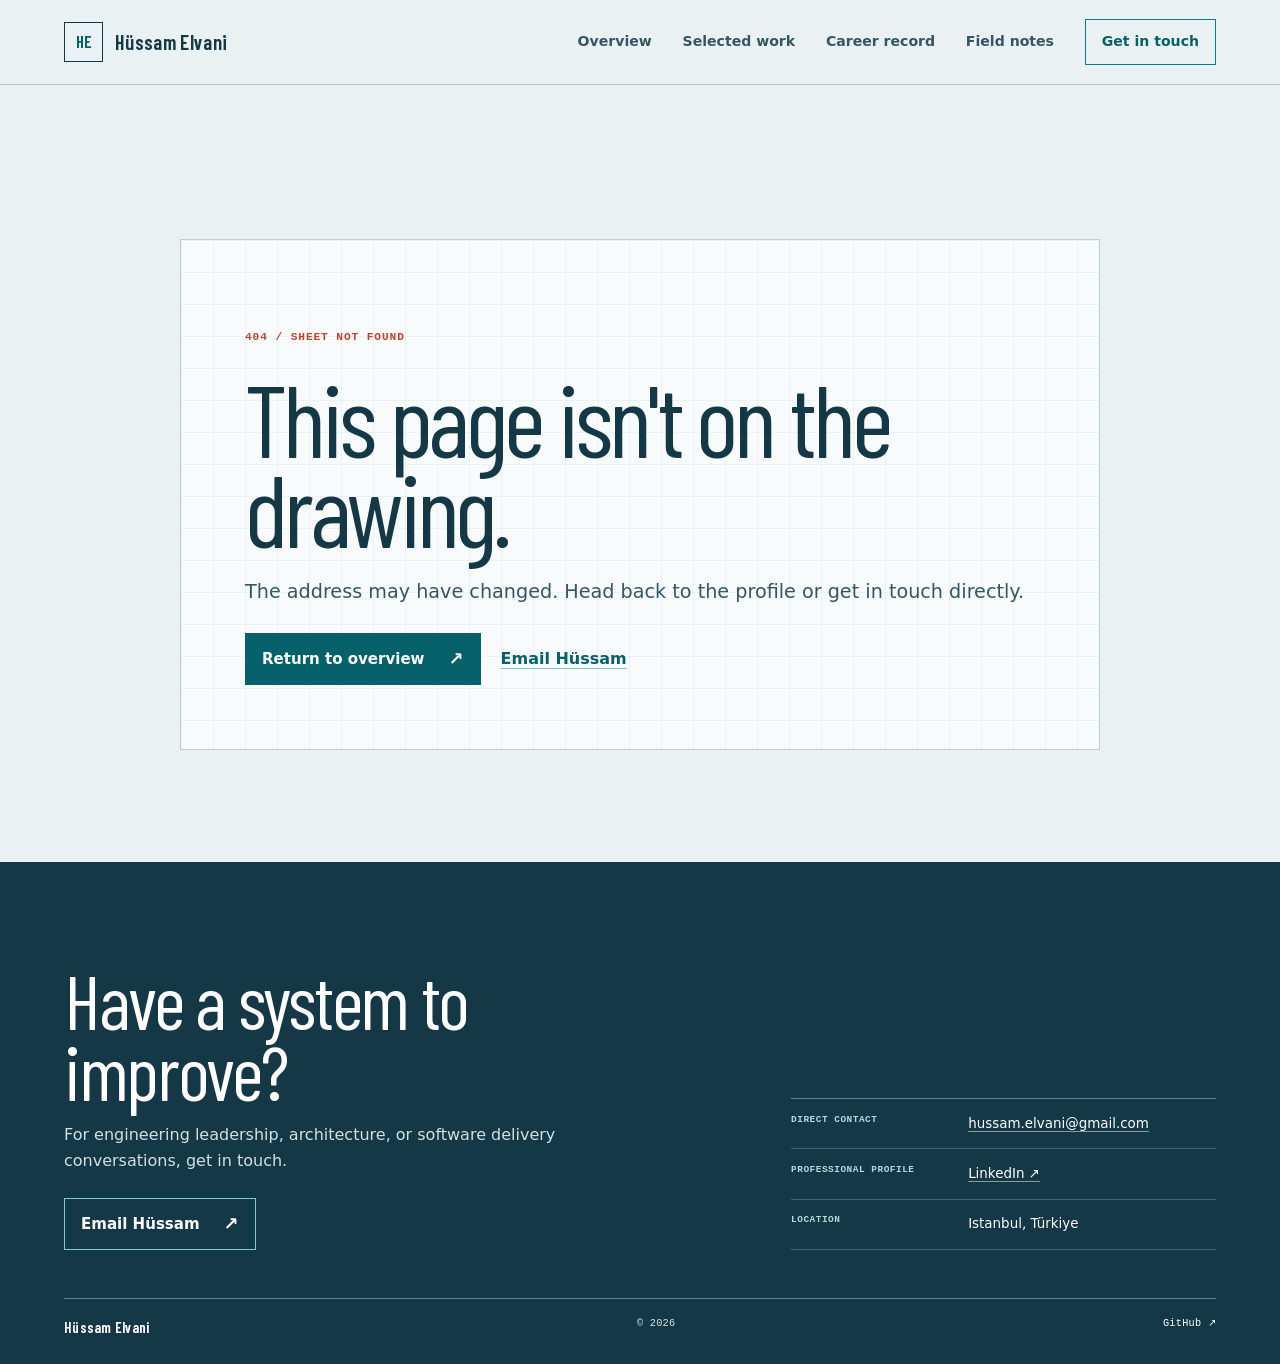
<file: index.html>
﻿<!DOCTYPE html>
<html lang="en">
<head>
    <meta charset="utf-8" />
    <meta name="viewport" content="width=device-width, initial-scale=1" />
    <meta name="theme-color" content="#eaf1f2" />
    <meta name="description" content="Hüssam Elvani is a Software Engineering Manager at TicketNetwork, leading teams while staying hands-on in architecture, .NET, cloud infrastructure, and applied retrieval." />
    <meta name="author" content="Hüssam Elvani" />
    <meta property="og:type" content="website" />
    <meta property="og:title" content="Hüssam Elvani — Software Engineering Manager" />
    <meta property="og:description" content="Engineering leadership, hands-on architecture, and production software delivery." />
    <title>Hüssam Elvani — Software Engineering Manager</title>
    <base href="/" />
    <link rel="preload" href="assets/fonts/BarlowCondensed-Regular.woff2" as="font" type="font/woff2" crossorigin />
    <link rel="preload" href="assets/fonts/BarlowCondensed-SemiBold.woff2" as="font" type="font/woff2" crossorigin />
    <link href="css/styles.css" rel="stylesheet" />
    <link href="HussamPersonalWebsite.styles.css" rel="stylesheet" />
</head>
<body>
    <div id="app">
        <div class="boot-screen" role="status" aria-live="polite">
            <span class="boot-mark" aria-hidden="true">HE</span>
            <p>Preparing the review sheet</p>
            <span class="boot-rule" aria-hidden="true"></span>
        </div>
    </div>

    <div id="blazor-error-ui" role="alert">
        Something interrupted this page.
        <a href="" class="reload">Reload</a>
        <button class="dismiss" type="button" aria-label="Dismiss">×</button>
    </div>

    <!-- data-cfasync=false keeps Cloudflare Rocket Loader from rewriting/deferring these scripts -->
    <script src="js/scripts.js" data-cfasync="false"></script>
    <script src="_framework/blazor.webassembly.js" data-cfasync="false"></script>
</body>
</html>
</file>
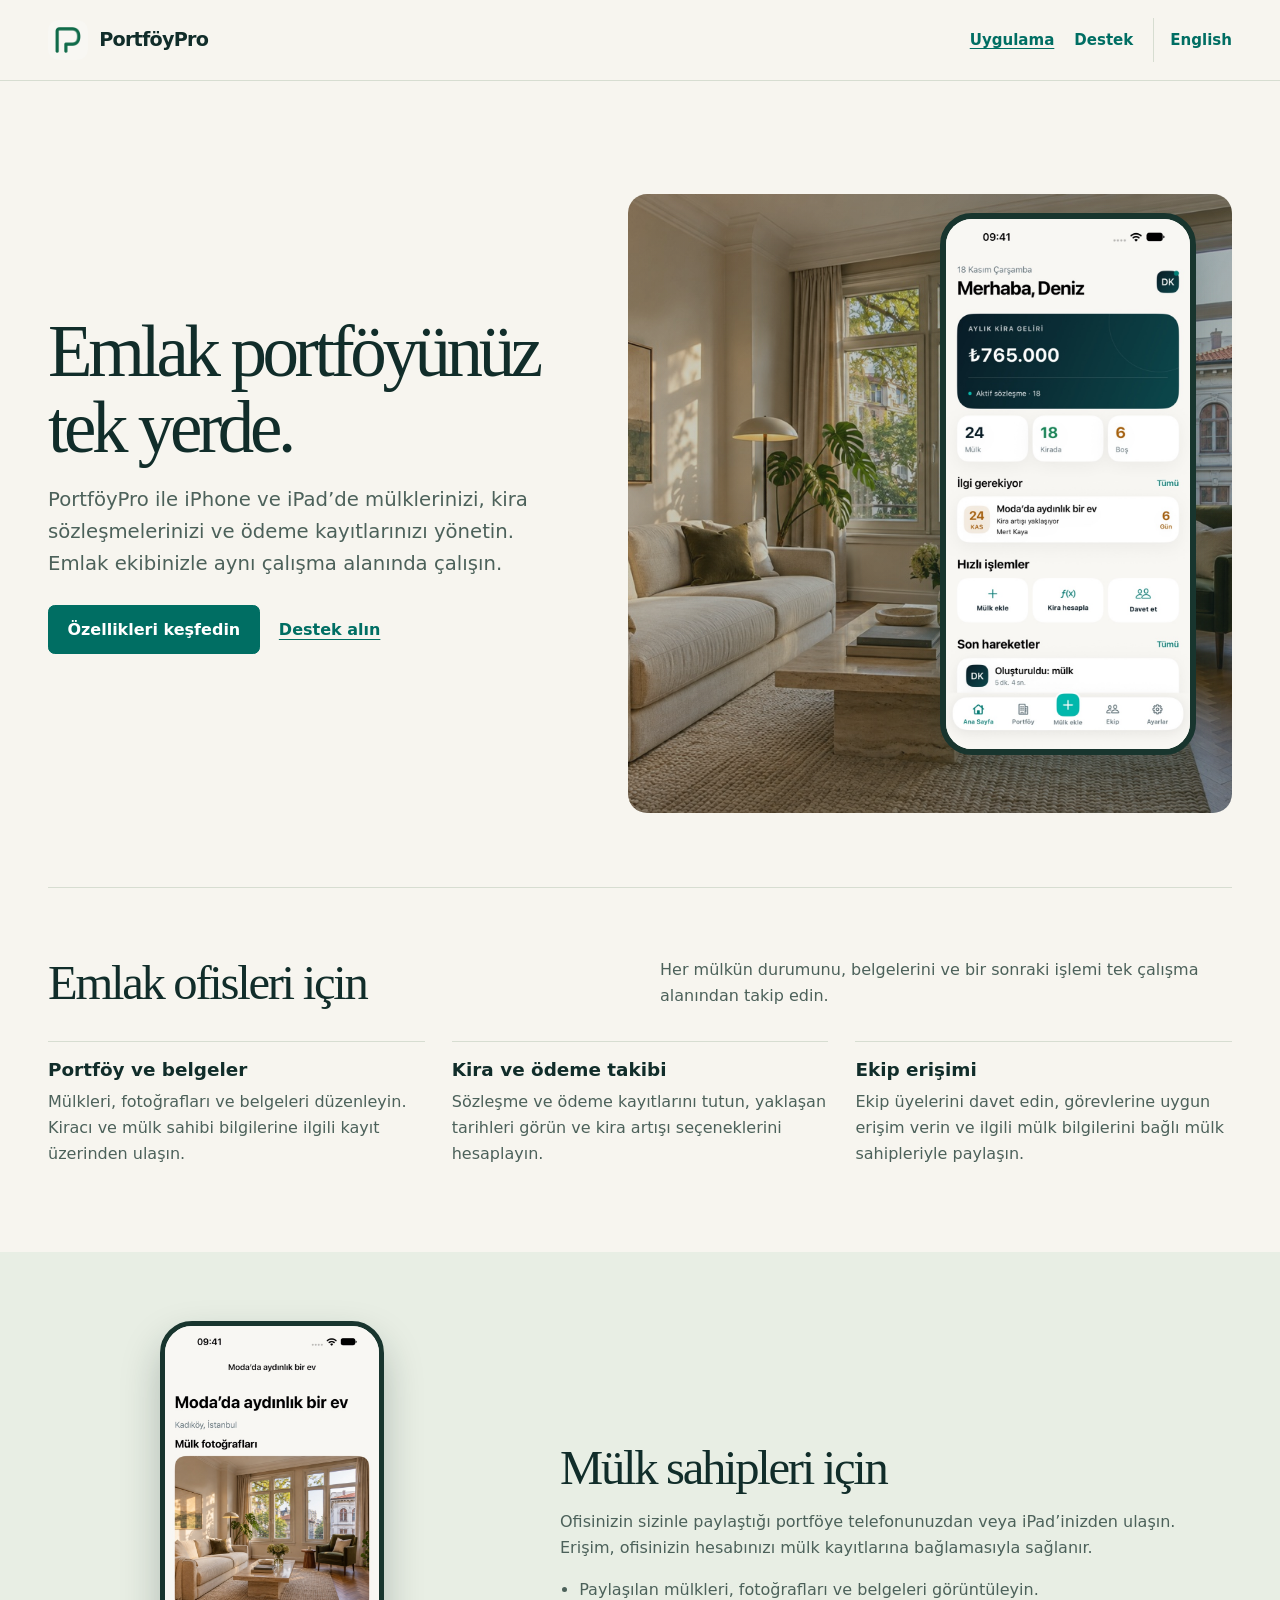
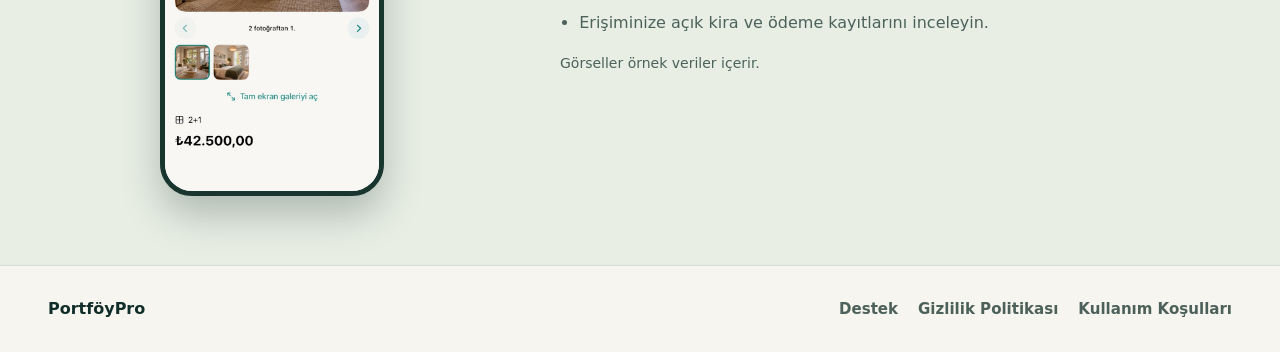
<file: portfoypro/index.html>
<!doctype html>
<html lang="tr">
<head>
  <meta charset="utf-8">
  <meta name="viewport" content="width=device-width, initial-scale=1">
  <meta name="description" content="iPhone ve iPad’de mülkleri, kira sözleşmelerini, kira ödemelerini ve ekip erişimini yönetin. Mülk sahipleri, kendileriyle paylaşılan portföy bilgilerine ulaşabilir.">
  <meta name="theme-color" content="#f7f5ef">
  <meta property="og:type" content="website">
  <meta property="og:title" content="PortföyPro — Emlak ve kira yönetimi">
  <meta property="og:description" content="iPhone ve iPad’de mülkleri, kira sözleşmelerini, kira ödemelerini ve ekip erişimini yönetin. Mülk sahipleri, kendileriyle paylaşılan portföy bilgilerine ulaşabilir.">
  <meta property="og:url" content="https://hussamelvani.com/portfoypro/">
  <meta property="og:image" content="https://hussamelvani.com/portfoypro/media/moda-apartment.jpg">
  <title>PortföyPro — Emlak ve kira yönetimi</title>
  <link rel="canonical" href="https://hussamelvani.com/portfoypro/">
  <link rel="alternate" hreflang="tr" href="https://hussamelvani.com/portfoypro/">
  <link rel="alternate" hreflang="en" href="https://hussamelvani.com/portfoypro/en/">
  <link rel="alternate" hreflang="x-default" href="https://hussamelvani.com/portfoypro/">
  <link rel="icon" type="image/png" href="media/app-icon.png">
  <link rel="stylesheet" href="portfoypro.css">
</head>
<body>
  <a class="skip" href="#main">İçeriğe geç</a>
  <header class="site-header">
    <div class="shell header-inner">
      <a class="wordmark" href="./">
        <img src="media/app-icon.png" width="180" height="180" alt="">
        PortföyPro
      </a>
      <nav class="site-nav" aria-label="Ana menü">
        <a href="./" aria-current="page">Uygulama</a>
        <a href="support.html">Destek</a>
        <a href="en/" lang="en" hreflang="en">English</a>
      </nav>
    </div>
  </header>
  <main id="main">
    <section class="shell hero" aria-labelledby="hero-title">
      <div class="hero-copy">
        <h1 id="hero-title">Emlak portföyünüz tek yerde.</h1>
        <p>PortföyPro ile iPhone ve iPad’de mülklerinizi, kira sözleşmelerinizi ve ödeme kayıtlarınızı yönetin. Emlak ekibinizle aynı çalışma alanında çalışın.</p>
        <div class="actions">
          <a class="button" href="#features">Özellikleri keşfedin</a>
          <a class="text-action" href="support.html">Destek alın</a>
        </div>
      </div>
      <figure class="hero-art">
        <div class="device">
          <img src="media/dashboard-tr.jpg" width="690" height="1500" alt="PortföyPro ana ekranında örnek kira geliri, portföy durumu ve yaklaşan işlemler" fetchpriority="high">
        </div>
      </figure>
    </section>
    <section class="shell section-block agency" id="features" aria-labelledby="agency-title">
      <div class="section-intro">
        <h2 id="agency-title">Emlak ofisleri için</h2>
        <p>Her mülkün durumunu, belgelerini ve bir sonraki işlemi tek çalışma alanından takip edin.</p>
      </div>
      <div class="features">
        <article>
          <h3>Portföy ve belgeler</h3>
          <p>Mülkleri, fotoğrafları ve belgeleri düzenleyin. Kiracı ve mülk sahibi bilgilerine ilgili kayıt üzerinden ulaşın.</p>
        </article>
        <article>
          <h3>Kira ve ödeme takibi</h3>
          <p>Sözleşme ve ödeme kayıtlarını tutun, yaklaşan tarihleri görün ve kira artışı seçeneklerini hesaplayın.</p>
        </article>
        <article>
          <h3>Ekip erişimi</h3>
          <p>Ekip üyelerini davet edin, görevlerine uygun erişim verin ve ilgili mülk bilgilerini bağlı mülk sahipleriyle paylaşın.</p>
        </article>
      </div>
    </section>
    <section class="owner-section section-block" aria-labelledby="owner-title">
      <div class="shell owner-grid">
        <figure class="owner-art">
          <div class="device">
            <img src="media/owner-gallery-tr.jpg" width="690" height="1500" alt="Mülk sahibi görünümünde örnek bir dairenin fotoğrafları ve portföy bilgileri" loading="lazy">
          </div>
        </figure>
        <div class="owner-copy">
          <h2 id="owner-title">Mülk sahipleri için</h2>
          <p>Ofisinizin sizinle paylaştığı portföye telefonunuzdan veya iPad’inizden ulaşın. Erişim, ofisinizin hesabınızı mülk kayıtlarına bağlamasıyla sağlanır.</p>
          <ul>
            <li>Paylaşılan mülkleri, fotoğrafları ve belgeleri görüntüleyin.</li>
            <li>Erişiminize açık kira ve ödeme kayıtlarını inceleyin.</li>
          </ul>
          <p class="sample">Görseller örnek veriler içerir.</p>
        </div>
      </div>
    </section>
  </main>
  <footer class="site-footer">
    <div class="shell footer-inner">
      <span class="footer-brand">PortföyPro</span>
      <nav class="footer-nav" aria-label="Destek ve yasal bilgiler">
        <a href="support.html">Destek</a>
        <a href="privacy.html">Gizlilik Politikası</a>
        <a href="terms.html">Kullanım Koşulları</a>
      </nav>
    </div>
  </footer>
</body>
</html>
</file>
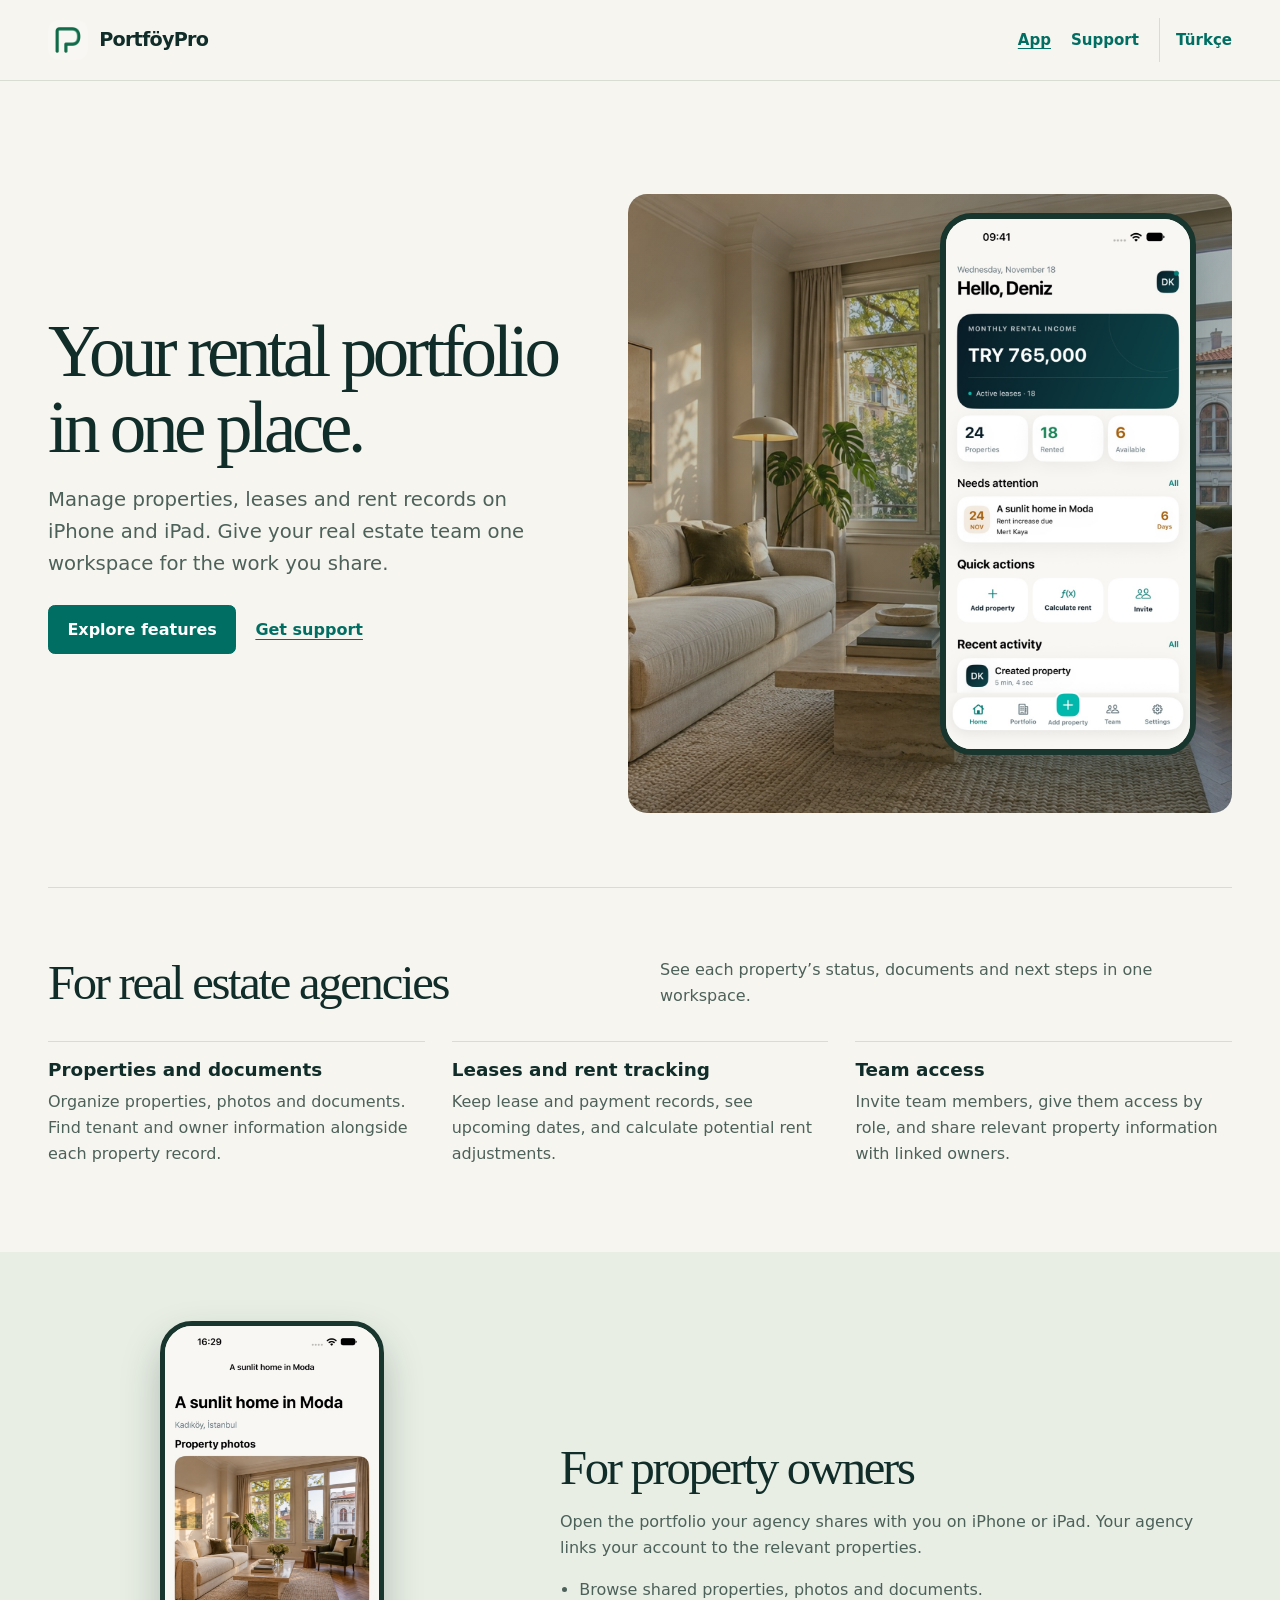
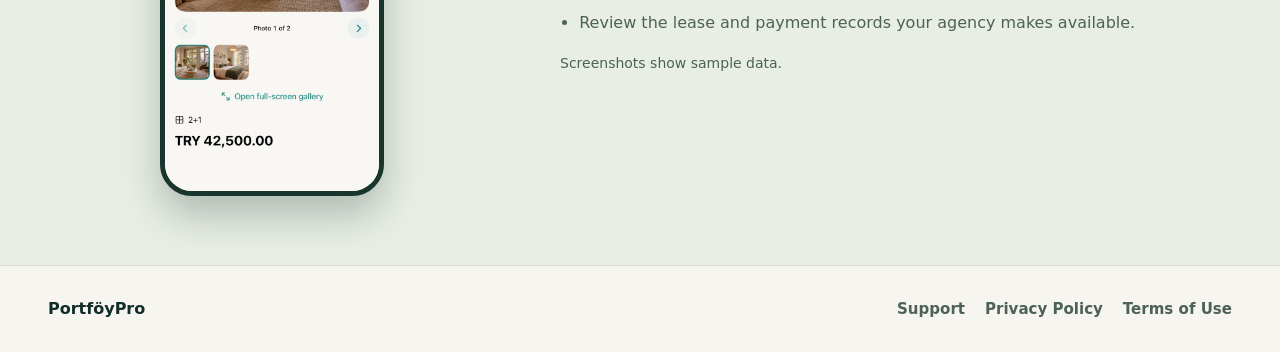
<file: portfoypro/en/index.html>
<!doctype html>
<html lang="en">
<head>
  <meta charset="utf-8">
  <meta name="viewport" content="width=device-width, initial-scale=1">
  <meta name="description" content="Manage properties, leases, rent records and team access on iPhone and iPad. Give property owners access to the portfolio information your agency shares.">
  <meta name="theme-color" content="#f7f5ef">
  <meta property="og:type" content="website">
  <meta property="og:title" content="PortföyPro — Property and rental management">
  <meta property="og:description" content="Manage properties, leases, rent records and team access on iPhone and iPad. Give property owners access to the portfolio information your agency shares.">
  <meta property="og:url" content="https://hussamelvani.com/portfoypro/en/">
  <meta property="og:image" content="https://hussamelvani.com/portfoypro/media/moda-apartment.jpg">
  <title>PortföyPro — Property and rental management</title>
  <link rel="canonical" href="https://hussamelvani.com/portfoypro/en/">
  <link rel="alternate" hreflang="tr" href="https://hussamelvani.com/portfoypro/">
  <link rel="alternate" hreflang="en" href="https://hussamelvani.com/portfoypro/en/">
  <link rel="alternate" hreflang="x-default" href="https://hussamelvani.com/portfoypro/">
  <link rel="icon" type="image/png" href="../media/app-icon.png">
  <link rel="stylesheet" href="../portfoypro.css">
</head>
<body>
  <a class="skip" href="#main">Skip to content</a>
  <header class="site-header">
    <div class="shell header-inner">
      <a class="wordmark" href="./">
        <img src="../media/app-icon.png" width="180" height="180" alt="">
        PortföyPro
      </a>
      <nav class="site-nav" aria-label="Main navigation">
        <a href="./" aria-current="page">App</a>
        <a href="support.html">Support</a>
        <a href="../" lang="tr" hreflang="tr">Türkçe</a>
      </nav>
    </div>
  </header>
  <main id="main">
    <section class="shell hero" aria-labelledby="hero-title">
      <div class="hero-copy">
        <h1 id="hero-title">Your rental portfolio in one place.</h1>
        <p>Manage properties, leases and rent records on iPhone and iPad. Give your real estate team one workspace for the work you share.</p>
        <div class="actions">
          <a class="button" href="#features">Explore features</a>
          <a class="text-action" href="support.html">Get support</a>
        </div>
      </div>
      <figure class="hero-art">
        <div class="device">
          <img src="../media/dashboard-en.jpg" width="690" height="1500" alt="PortföyPro dashboard showing sample rental income, portfolio status and upcoming tasks" fetchpriority="high">
        </div>
      </figure>
    </section>
    <section class="shell section-block agency" id="features" aria-labelledby="agency-title">
      <div class="section-intro">
        <h2 id="agency-title">For real estate agencies</h2>
        <p>See each property’s status, documents and next steps in one workspace.</p>
      </div>
      <div class="features">
        <article>
          <h3>Properties and documents</h3>
          <p>Organize properties, photos and documents. Find tenant and owner information alongside each property record.</p>
        </article>
        <article>
          <h3>Leases and rent tracking</h3>
          <p>Keep lease and payment records, see upcoming dates, and calculate potential rent adjustments.</p>
        </article>
        <article>
          <h3>Team access</h3>
          <p>Invite team members, give them access by role, and share relevant property information with linked owners.</p>
        </article>
      </div>
    </section>
    <section class="owner-section section-block" aria-labelledby="owner-title">
      <div class="shell owner-grid">
        <figure class="owner-art">
          <div class="device">
            <img src="../media/owner-gallery-en.jpg" width="690" height="1500" alt="Property-owner view with photos and portfolio information for a sample apartment" loading="lazy">
          </div>
        </figure>
        <div class="owner-copy">
          <h2 id="owner-title">For property owners</h2>
          <p>Open the portfolio your agency shares with you on iPhone or iPad. Your agency links your account to the relevant properties.</p>
          <ul>
            <li>Browse shared properties, photos and documents.</li>
            <li>Review the lease and payment records your agency makes available.</li>
          </ul>
          <p class="sample">Screenshots show sample data.</p>
        </div>
      </div>
    </section>
  </main>
  <footer class="site-footer">
    <div class="shell footer-inner">
      <span class="footer-brand">PortföyPro</span>
      <nav class="footer-nav" aria-label="Support and legal">
        <a href="support.html">Support</a>
        <a href="../privacy.html#en">Privacy Policy</a>
        <a href="../terms.html#en">Terms of Use</a>
      </nav>
    </div>
  </footer>
</body>
</html>
</file>
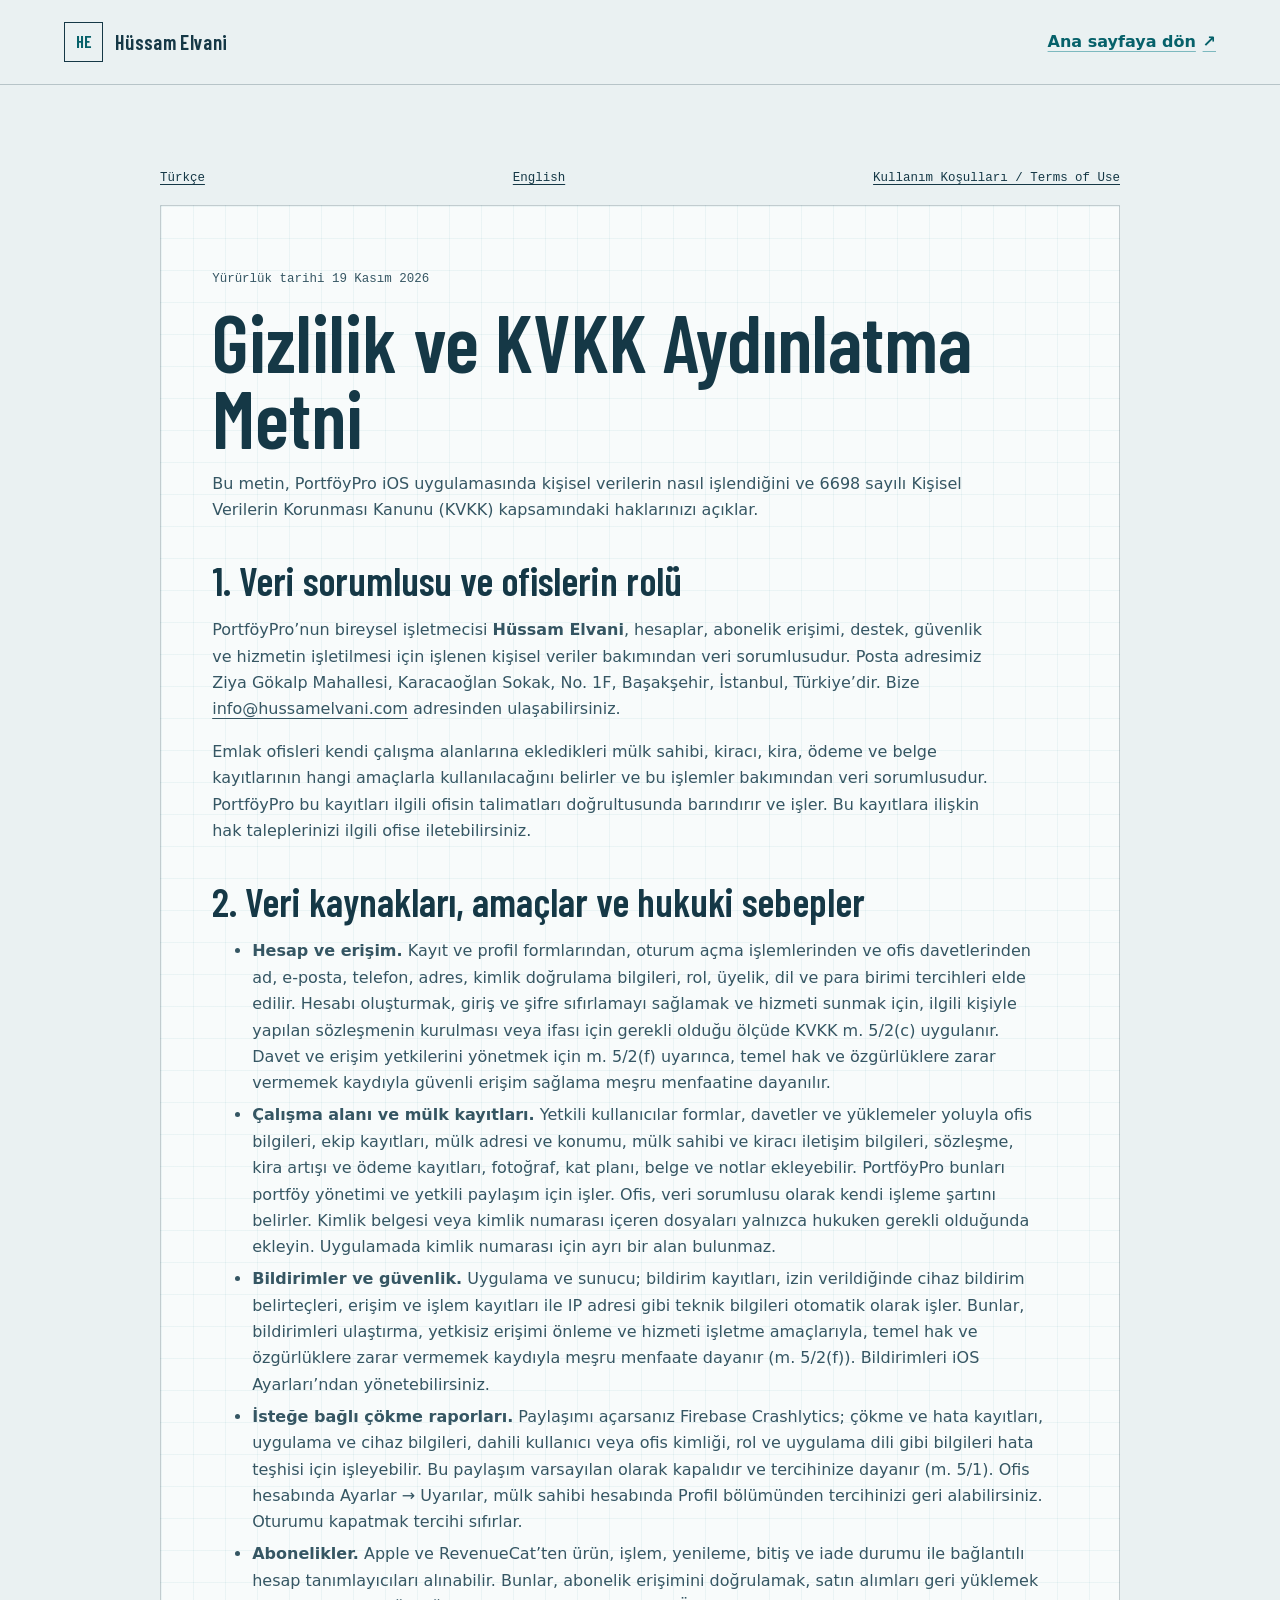
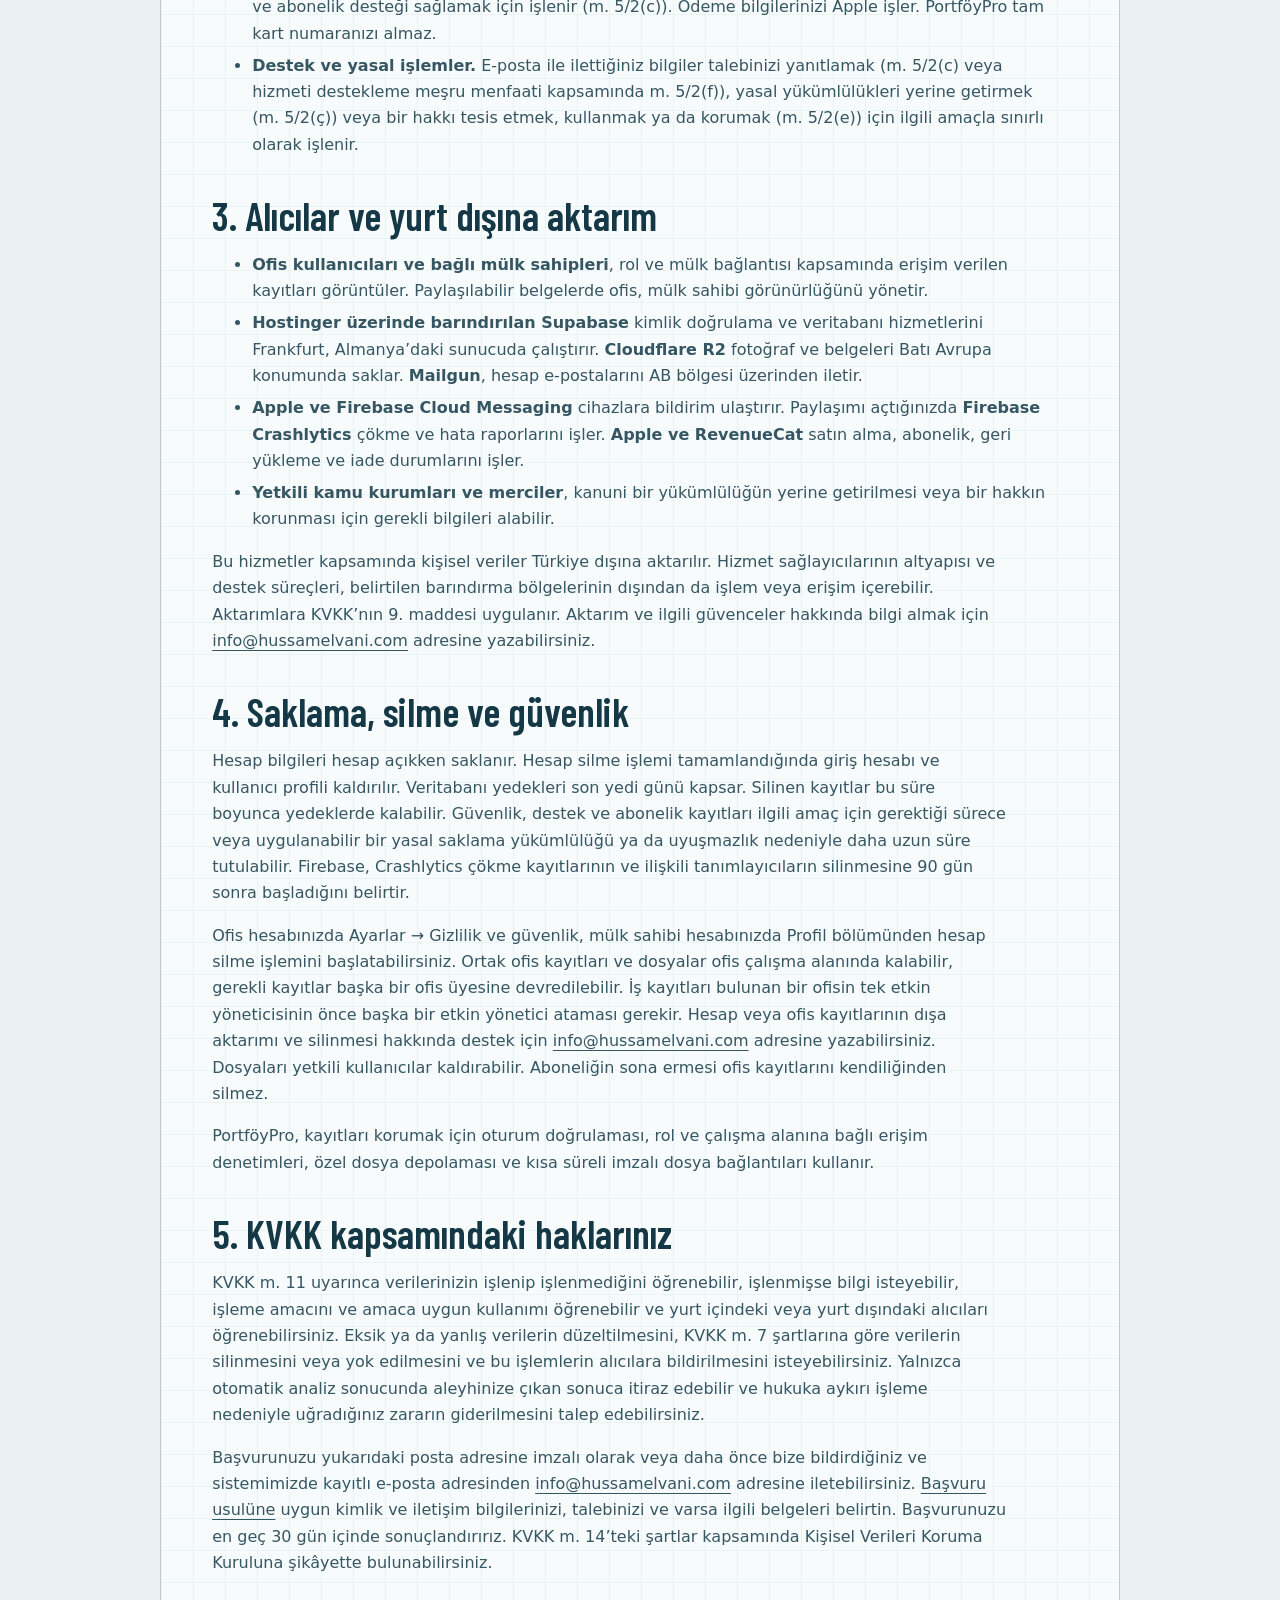
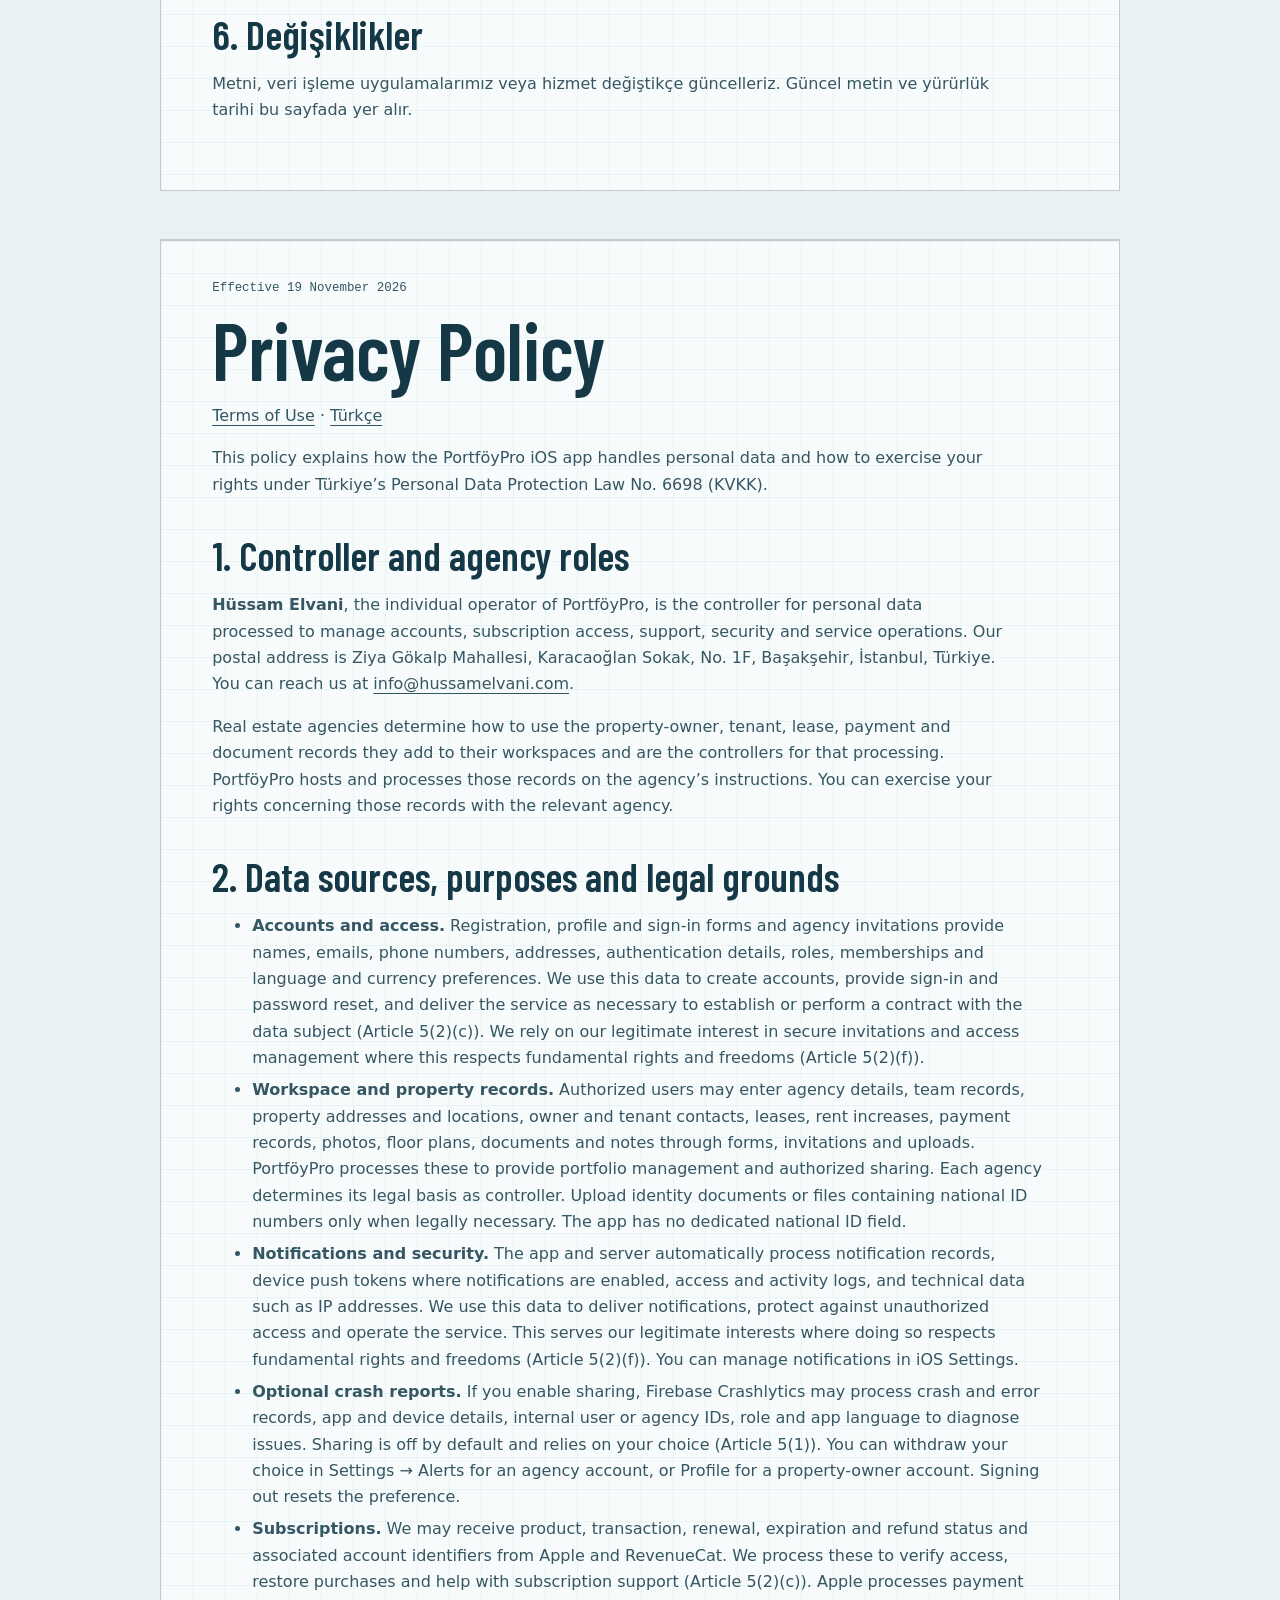
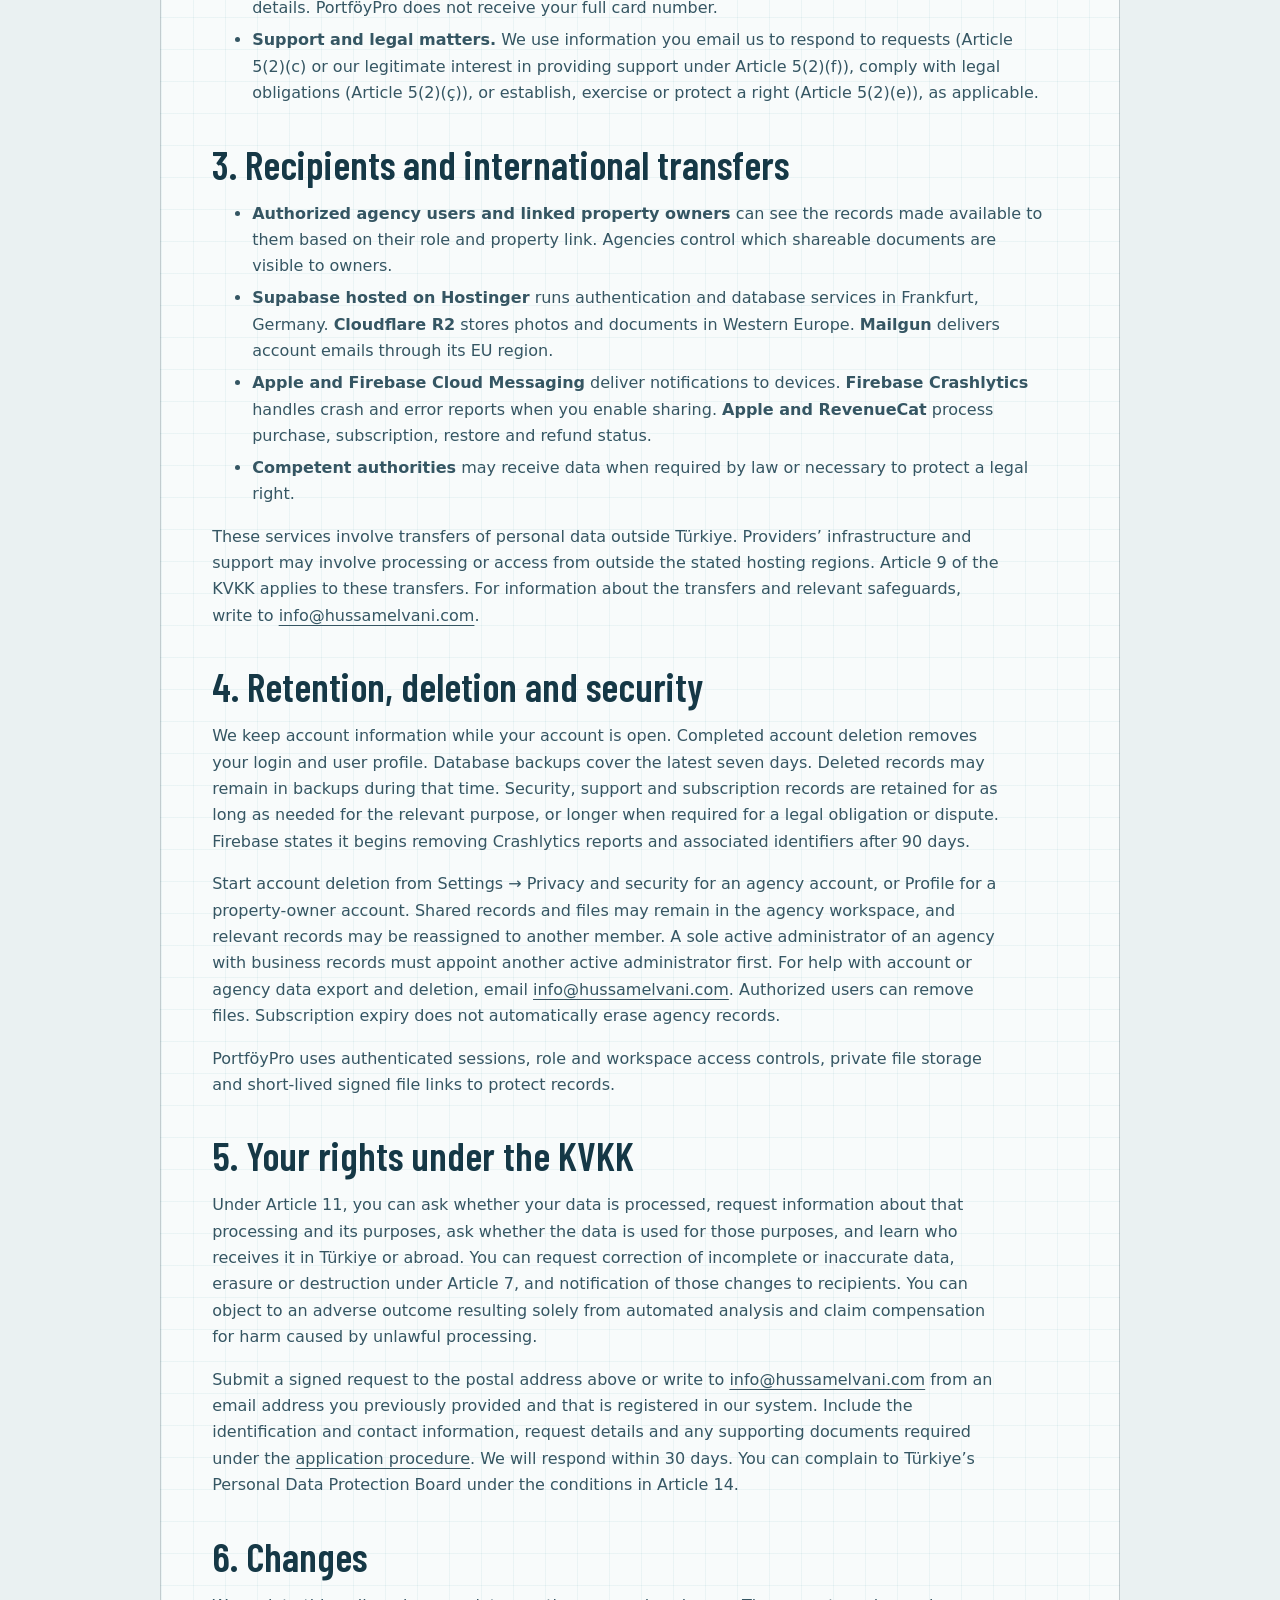
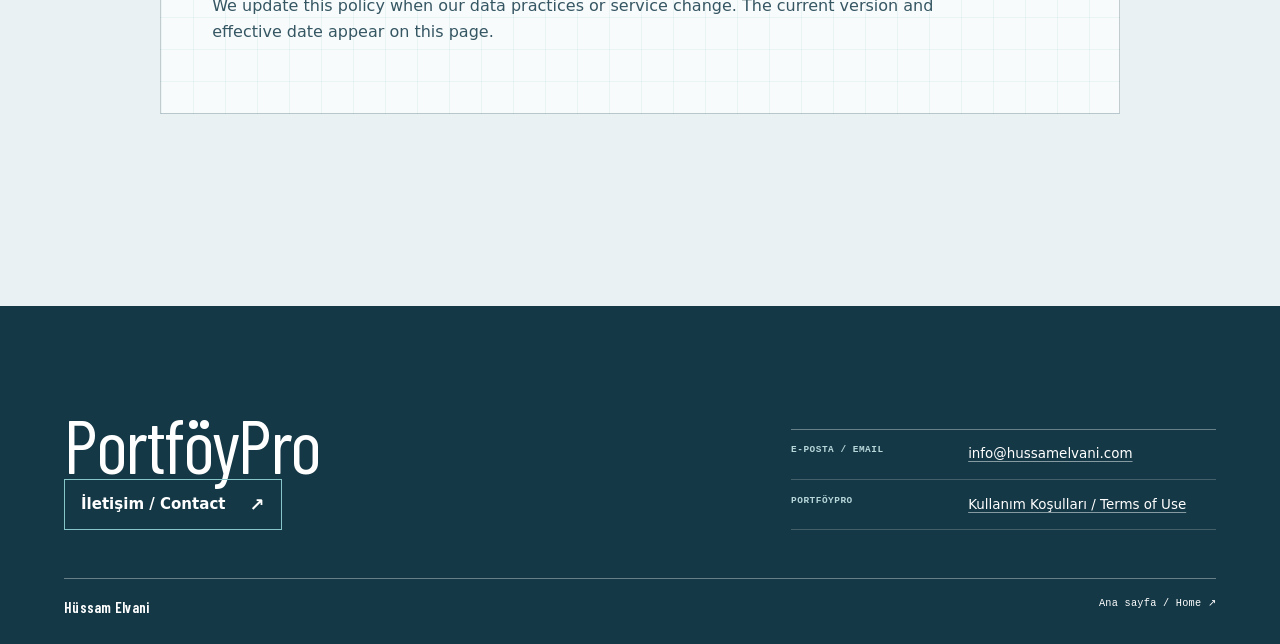
<file: portfoypro/privacy.html>
<!doctype html>
<html lang="tr">
<head>
  <meta charset="utf-8">
  <meta name="viewport" content="width=device-width, initial-scale=1">
  <meta name="theme-color" content="#eaf1f2">
  <meta name="description" content="PortföyPro gizlilik politikası ve KVKK aydınlatma metni.">
  <title>Gizlilik ve KVKK Aydınlatma Metni — PortföyPro</title>
  <link rel="canonical" href="https://hussamelvani.com/portfoypro/privacy.html">
  <link rel="stylesheet" href="../css/styles.css">
  <style>
    .legal-wrap{max-width:960px;margin:2rem auto 5rem}
    .legal-content{padding:clamp(1.25rem,4vw,3.5rem);scroll-margin-top:6rem}
    .legal-content h1{font-family:var(--font-display);font-size:clamp(2.8rem,7vw,5rem);line-height:.95;margin:.5rem 0 1rem}
    .legal-content h2{margin:2.25rem 0 .65rem;font-family:var(--font-display);font-size:clamp(1.8rem,4vw,2.5rem);line-height:1.05}
    .legal-content h3{margin:1.5rem 0 .4rem;font-size:1.12rem}
    .legal-content p,.legal-content li{max-width:78ch;color:var(--ink-soft)}
    .legal-content li{margin:.35rem 0}
    .legal-content section{padding-top:.25rem}
    .legal-meta{font-family:var(--font-measure);font-size:.78rem}
    .legal-lang{margin-top:3rem;padding-top:1.5rem;border-top:2px solid var(--rule)}
    .legal-top{display:flex;justify-content:space-between;gap:1rem;flex-wrap:wrap;margin-bottom:1rem}
    @media print{.site-header,.legal-top{position:static}.legal-content{padding:0}.legal-wrap{margin:0 auto}}
  </style>
</head>
<body>
<a class="skip-link" href="#main-content">İçeriğe geç / Skip to content</a>
<header class="site-header"><div class="site-header-inner">
  <a class="wordmark" href="/" aria-label="Hüssam Elvani — ana sayfa"><span class="wordmark-mark" aria-hidden="true">HE</span><span class="wordmark-name">Hüssam Elvani</span></a>
  <a class="text-link" href="/">Ana sayfaya dön <span aria-hidden="true">↗</span></a>
</div></header>
<main id="main-content" class="site-page" tabindex="-1">
  <div class="legal-wrap">
    <nav class="legal-top legal-meta" aria-label="Belge ve dil / Document and language">
      <a href="#tr" lang="tr">Türkçe</a>
      <a href="#en" lang="en">English</a>
      <a href="terms.html">Kullanım Koşulları / Terms of Use</a>
    </nav>
    <article id="tr" class="review-sheet legal-content" lang="tr">
      <p class="legal-meta">Yürürlük tarihi <time datetime="2026-11-19">19 Kasım 2026</time></p>
      <h1>Gizlilik ve KVKK Aydınlatma Metni</h1>
      <p>Bu metin, PortföyPro iOS uygulamasında kişisel verilerin nasıl işlendiğini ve 6698 sayılı Kişisel Verilerin Korunması Kanunu (KVKK) kapsamındaki haklarınızı açıklar.</p>
      <h2>1. Veri sorumlusu ve ofislerin rolü</h2>
      <p>PortföyPro’nun bireysel işletmecisi <strong>Hüssam Elvani</strong>, hesaplar, abonelik erişimi, destek, güvenlik ve hizmetin işletilmesi için işlenen kişisel veriler bakımından veri sorumlusudur. Posta adresimiz Ziya Gökalp Mahallesi, Karacaoğlan Sokak, No. 1F, Başakşehir, İstanbul, Türkiye’dir. Bize <a href="mailto:info@hussamelvani.com">info@hussamelvani.com</a> adresinden ulaşabilirsiniz.</p>
      <p>Emlak ofisleri kendi çalışma alanlarına ekledikleri mülk sahibi, kiracı, kira, ödeme ve belge kayıtlarının hangi amaçlarla kullanılacağını belirler ve bu işlemler bakımından veri sorumlusudur. PortföyPro bu kayıtları ilgili ofisin talimatları doğrultusunda barındırır ve işler. Bu kayıtlara ilişkin hak taleplerinizi ilgili ofise iletebilirsiniz.</p>
      <h2>2. Veri kaynakları, amaçlar ve hukuki sebepler</h2>
      <ul>
        <li><strong>Hesap ve erişim.</strong> Kayıt ve profil formlarından, oturum açma işlemlerinden ve ofis davetlerinden ad, e-posta, telefon, adres, kimlik doğrulama bilgileri, rol, üyelik, dil ve para birimi tercihleri elde edilir. Hesabı oluşturmak, giriş ve şifre sıfırlamayı sağlamak ve hizmeti sunmak için, ilgili kişiyle yapılan sözleşmenin kurulması veya ifası için gerekli olduğu ölçüde KVKK m. 5/2(c) uygulanır. Davet ve erişim yetkilerini yönetmek için m. 5/2(f) uyarınca, temel hak ve özgürlüklere zarar vermemek kaydıyla güvenli erişim sağlama meşru menfaatine dayanılır.</li>
        <li><strong>Çalışma alanı ve mülk kayıtları.</strong> Yetkili kullanıcılar formlar, davetler ve yüklemeler yoluyla ofis bilgileri, ekip kayıtları, mülk adresi ve konumu, mülk sahibi ve kiracı iletişim bilgileri, sözleşme, kira artışı ve ödeme kayıtları, fotoğraf, kat planı, belge ve notlar ekleyebilir. PortföyPro bunları portföy yönetimi ve yetkili paylaşım için işler. Ofis, veri sorumlusu olarak kendi işleme şartını belirler. Kimlik belgesi veya kimlik numarası içeren dosyaları yalnızca hukuken gerekli olduğunda ekleyin. Uygulamada kimlik numarası için ayrı bir alan bulunmaz.</li>
        <li><strong>Bildirimler ve güvenlik.</strong> Uygulama ve sunucu; bildirim kayıtları, izin verildiğinde cihaz bildirim belirteçleri, erişim ve işlem kayıtları ile IP adresi gibi teknik bilgileri otomatik olarak işler. Bunlar, bildirimleri ulaştırma, yetkisiz erişimi önleme ve hizmeti işletme amaçlarıyla, temel hak ve özgürlüklere zarar vermemek kaydıyla meşru menfaate dayanır (m. 5/2(f)). Bildirimleri iOS Ayarları’ndan yönetebilirsiniz.</li>
        <li><strong>İsteğe bağlı çökme raporları.</strong> Paylaşımı açarsanız Firebase Crashlytics; çökme ve hata kayıtları, uygulama ve cihaz bilgileri, dahili kullanıcı veya ofis kimliği, rol ve uygulama dili gibi bilgileri hata teşhisi için işleyebilir. Bu paylaşım varsayılan olarak kapalıdır ve tercihinize dayanır (m. 5/1). Ofis hesabında Ayarlar → Uyarılar, mülk sahibi hesabında Profil bölümünden tercihinizi geri alabilirsiniz. Oturumu kapatmak tercihi sıfırlar.</li>
        <li><strong>Abonelikler.</strong> Apple ve RevenueCat’ten ürün, işlem, yenileme, bitiş ve iade durumu ile bağlantılı hesap tanımlayıcıları alınabilir. Bunlar, abonelik erişimini doğrulamak, satın alımları geri yüklemek ve abonelik desteği sağlamak için işlenir (m. 5/2(c)). Ödeme bilgilerinizi Apple işler. PortföyPro tam kart numaranızı almaz.</li>
        <li><strong>Destek ve yasal işlemler.</strong> E-posta ile ilettiğiniz bilgiler talebinizi yanıtlamak (m. 5/2(c) veya hizmeti destekleme meşru menfaati kapsamında m. 5/2(f)), yasal yükümlülükleri yerine getirmek (m. 5/2(ç)) veya bir hakkı tesis etmek, kullanmak ya da korumak (m. 5/2(e)) için ilgili amaçla sınırlı olarak işlenir.</li>
      </ul>
      <h2>3. Alıcılar ve yurt dışına aktarım</h2>
      <ul>
        <li><strong>Ofis kullanıcıları ve bağlı mülk sahipleri</strong>, rol ve mülk bağlantısı kapsamında erişim verilen kayıtları görüntüler. Paylaşılabilir belgelerde ofis, mülk sahibi görünürlüğünü yönetir.</li>
        <li><strong>Hostinger üzerinde barındırılan Supabase</strong> kimlik doğrulama ve veritabanı hizmetlerini Frankfurt, Almanya’daki sunucuda çalıştırır. <strong>Cloudflare R2</strong> fotoğraf ve belgeleri Batı Avrupa konumunda saklar. <strong>Mailgun</strong>, hesap e-postalarını AB bölgesi üzerinden iletir.</li>
        <li><strong>Apple ve Firebase Cloud Messaging</strong> cihazlara bildirim ulaştırır. Paylaşımı açtığınızda <strong>Firebase Crashlytics</strong> çökme ve hata raporlarını işler. <strong>Apple ve RevenueCat</strong> satın alma, abonelik, geri yükleme ve iade durumlarını işler.</li>
        <li><strong>Yetkili kamu kurumları ve merciler</strong>, kanuni bir yükümlülüğün yerine getirilmesi veya bir hakkın korunması için gerekli bilgileri alabilir.</li>
      </ul>
      <p>Bu hizmetler kapsamında kişisel veriler Türkiye dışına aktarılır. Hizmet sağlayıcılarının altyapısı ve destek süreçleri, belirtilen barındırma bölgelerinin dışından da işlem veya erişim içerebilir. Aktarımlara KVKK’nın 9. maddesi uygulanır. Aktarım ve ilgili güvenceler hakkında bilgi almak için <a href="mailto:info@hussamelvani.com">info@hussamelvani.com</a> adresine yazabilirsiniz.</p>
      <h2>4. Saklama, silme ve güvenlik</h2>
      <p>Hesap bilgileri hesap açıkken saklanır. Hesap silme işlemi tamamlandığında giriş hesabı ve kullanıcı profili kaldırılır. Veritabanı yedekleri son yedi günü kapsar. Silinen kayıtlar bu süre boyunca yedeklerde kalabilir. Güvenlik, destek ve abonelik kayıtları ilgili amaç için gerektiği sürece veya uygulanabilir bir yasal saklama yükümlülüğü ya da uyuşmazlık nedeniyle daha uzun süre tutulabilir. Firebase, Crashlytics çökme kayıtlarının ve ilişkili tanımlayıcıların silinmesine 90 gün sonra başladığını belirtir.</p>
      <p>Ofis hesabınızda Ayarlar → Gizlilik ve güvenlik, mülk sahibi hesabınızda Profil bölümünden hesap silme işlemini başlatabilirsiniz. Ortak ofis kayıtları ve dosyalar ofis çalışma alanında kalabilir, gerekli kayıtlar başka bir ofis üyesine devredilebilir. İş kayıtları bulunan bir ofisin tek etkin yöneticisinin önce başka bir etkin yönetici ataması gerekir. Hesap veya ofis kayıtlarının dışa aktarımı ve silinmesi hakkında destek için <a href="mailto:info@hussamelvani.com">info@hussamelvani.com</a> adresine yazabilirsiniz. Dosyaları yetkili kullanıcılar kaldırabilir. Aboneliğin sona ermesi ofis kayıtlarını kendiliğinden silmez.</p>
      <p>PortföyPro, kayıtları korumak için oturum doğrulaması, rol ve çalışma alanına bağlı erişim denetimleri, özel dosya depolaması ve kısa süreli imzalı dosya bağlantıları kullanır.</p>
      <h2>5. KVKK kapsamındaki haklarınız</h2>
      <p>KVKK m. 11 uyarınca verilerinizin işlenip işlenmediğini öğrenebilir, işlenmişse bilgi isteyebilir, işleme amacını ve amaca uygun kullanımı öğrenebilir ve yurt içindeki veya yurt dışındaki alıcıları öğrenebilirsiniz. Eksik ya da yanlış verilerin düzeltilmesini, KVKK m. 7 şartlarına göre verilerin silinmesini veya yok edilmesini ve bu işlemlerin alıcılara bildirilmesini isteyebilirsiniz. Yalnızca otomatik analiz sonucunda aleyhinize çıkan sonuca itiraz edebilir ve hukuka aykırı işleme nedeniyle uğradığınız zararın giderilmesini talep edebilirsiniz.</p>
      <p>Başvurunuzu yukarıdaki posta adresine imzalı olarak veya daha önce bize bildirdiğiniz ve sistemimizde kayıtlı e-posta adresinden <a href="mailto:info@hussamelvani.com">info@hussamelvani.com</a> adresine iletebilirsiniz. <a href="https://www.kvkk.gov.tr/Icerik/6938/Kurumumuza-Yapilan-Sikayetlerin-Usul-Sartlarina-Iliskin-Kamuoyu-Duyurusu">Başvuru usulüne</a> uygun kimlik ve iletişim bilgilerinizi, talebinizi ve varsa ilgili belgeleri belirtin. Başvurunuzu en geç 30 gün içinde sonuçlandırırız. KVKK m. 14’teki şartlar kapsamında Kişisel Verileri Koruma Kuruluna şikâyette bulunabilirsiniz.</p>
      <h2>6. Değişiklikler</h2>
      <p>Metni, veri işleme uygulamalarımız veya hizmet değiştikçe güncelleriz. Güncel metin ve yürürlük tarihi bu sayfada yer alır.</p>
    </article>
    <article id="en" class="review-sheet legal-content legal-lang" lang="en">
      <p class="legal-meta">Effective <time datetime="2026-11-19">19 November 2026</time></p>
      <h1>Privacy Policy</h1>
      <p><a href="terms.html#en">Terms of Use</a> · <a href="#tr" lang="tr">Türkçe</a></p>
      <p>This policy explains how the PortföyPro iOS app handles personal data and how to exercise your rights under Türkiye’s Personal Data Protection Law No. 6698 (KVKK).</p>
      <h2>1. Controller and agency roles</h2>
      <p><strong>Hüssam Elvani</strong>, the individual operator of PortföyPro, is the controller for personal data processed to manage accounts, subscription access, support, security and service operations. Our postal address is Ziya Gökalp Mahallesi, Karacaoğlan Sokak, No. 1F, Başakşehir, İstanbul, Türkiye. You can reach us at <a href="mailto:info@hussamelvani.com">info@hussamelvani.com</a>.</p>
      <p>Real estate agencies determine how to use the property-owner, tenant, lease, payment and document records they add to their workspaces and are the controllers for that processing. PortföyPro hosts and processes those records on the agency’s instructions. You can exercise your rights concerning those records with the relevant agency.</p>
      <h2>2. Data sources, purposes and legal grounds</h2>
      <ul>
        <li><strong>Accounts and access.</strong> Registration, profile and sign-in forms and agency invitations provide names, emails, phone numbers, addresses, authentication details, roles, memberships and language and currency preferences. We use this data to create accounts, provide sign-in and password reset, and deliver the service as necessary to establish or perform a contract with the data subject (Article 5(2)(c)). We rely on our legitimate interest in secure invitations and access management where this respects fundamental rights and freedoms (Article 5(2)(f)).</li>
        <li><strong>Workspace and property records.</strong> Authorized users may enter agency details, team records, property addresses and locations, owner and tenant contacts, leases, rent increases, payment records, photos, floor plans, documents and notes through forms, invitations and uploads. PortföyPro processes these to provide portfolio management and authorized sharing. Each agency determines its legal basis as controller. Upload identity documents or files containing national ID numbers only when legally necessary. The app has no dedicated national ID field.</li>
        <li><strong>Notifications and security.</strong> The app and server automatically process notification records, device push tokens where notifications are enabled, access and activity logs, and technical data such as IP addresses. We use this data to deliver notifications, protect against unauthorized access and operate the service. This serves our legitimate interests where doing so respects fundamental rights and freedoms (Article 5(2)(f)). You can manage notifications in iOS Settings.</li>
        <li><strong>Optional crash reports.</strong> If you enable sharing, Firebase Crashlytics may process crash and error records, app and device details, internal user or agency IDs, role and app language to diagnose issues. Sharing is off by default and relies on your choice (Article 5(1)). You can withdraw your choice in Settings → Alerts for an agency account, or Profile for a property-owner account. Signing out resets the preference.</li>
        <li><strong>Subscriptions.</strong> We may receive product, transaction, renewal, expiration and refund status and associated account identifiers from Apple and RevenueCat. We process these to verify access, restore purchases and help with subscription support (Article 5(2)(c)). Apple processes payment details. PortföyPro does not receive your full card number.</li>
        <li><strong>Support and legal matters.</strong> We use information you email us to respond to requests (Article 5(2)(c) or our legitimate interest in providing support under Article 5(2)(f)), comply with legal obligations (Article 5(2)(ç)), or establish, exercise or protect a right (Article 5(2)(e)), as applicable.</li>
      </ul>
      <h2>3. Recipients and international transfers</h2>
      <ul>
        <li><strong>Authorized agency users and linked property owners</strong> can see the records made available to them based on their role and property link. Agencies control which shareable documents are visible to owners.</li>
        <li><strong>Supabase hosted on Hostinger</strong> runs authentication and database services in Frankfurt, Germany. <strong>Cloudflare R2</strong> stores photos and documents in Western Europe. <strong>Mailgun</strong> delivers account emails through its EU region.</li>
        <li><strong>Apple and Firebase Cloud Messaging</strong> deliver notifications to devices. <strong>Firebase Crashlytics</strong> handles crash and error reports when you enable sharing. <strong>Apple and RevenueCat</strong> process purchase, subscription, restore and refund status.</li>
        <li><strong>Competent authorities</strong> may receive data when required by law or necessary to protect a legal right.</li>
      </ul>
      <p>These services involve transfers of personal data outside Türkiye. Providers’ infrastructure and support may involve processing or access from outside the stated hosting regions. Article 9 of the KVKK applies to these transfers. For information about the transfers and relevant safeguards, write to <a href="mailto:info@hussamelvani.com">info@hussamelvani.com</a>.</p>
      <h2>4. Retention, deletion and security</h2>
      <p>We keep account information while your account is open. Completed account deletion removes your login and user profile. Database backups cover the latest seven days. Deleted records may remain in backups during that time. Security, support and subscription records are retained for as long as needed for the relevant purpose, or longer when required for a legal obligation or dispute. Firebase states it begins removing Crashlytics reports and associated identifiers after 90 days.</p>
      <p>Start account deletion from Settings → Privacy and security for an agency account, or Profile for a property-owner account. Shared records and files may remain in the agency workspace, and relevant records may be reassigned to another member. A sole active administrator of an agency with business records must appoint another active administrator first. For help with account or agency data export and deletion, email <a href="mailto:info@hussamelvani.com">info@hussamelvani.com</a>. Authorized users can remove files. Subscription expiry does not automatically erase agency records.</p>
      <p>PortföyPro uses authenticated sessions, role and workspace access controls, private file storage and short-lived signed file links to protect records.</p>
      <h2>5. Your rights under the KVKK</h2>
      <p>Under Article 11, you can ask whether your data is processed, request information about that processing and its purposes, ask whether the data is used for those purposes, and learn who receives it in Türkiye or abroad. You can request correction of incomplete or inaccurate data, erasure or destruction under Article 7, and notification of those changes to recipients. You can object to an adverse outcome resulting solely from automated analysis and claim compensation for harm caused by unlawful processing.</p>
      <p>Submit a signed request to the postal address above or write to <a href="mailto:info@hussamelvani.com">info@hussamelvani.com</a> from an email address you previously provided and that is registered in our system. Include the identification and contact information, request details and any supporting documents required under the <a href="https://www.kvkk.gov.tr/Icerik/6938/Kurumumuza-Yapilan-Sikayetlerin-Usul-Sartlarina-Iliskin-Kamuoyu-Duyurusu">application procedure</a>. We will respond within 30 days. You can complain to Türkiye’s Personal Data Protection Board under the conditions in Article 14.</p>
      <h2>6. Changes</h2>
      <p>We update this policy when our data practices or service change. The current version and effective date appear on this page.</p>
    </article>
  </div>
</main>
<footer class="site-footer"><div class="footer-sheet">
  <div class="footer-main">
    <h2>PortföyPro</h2>
    <a class="contact-action contact-action-light" href="mailto:info@hussamelvani.com"><span>İletişim / Contact</span><span class="action-arrow" aria-hidden="true">↗</span></a>
  </div>
  <div class="footer-register">
    <div class="footer-contact-row"><span class="micro-label">E-POSTA / EMAIL</span><a href="mailto:info@hussamelvani.com">info@hussamelvani.com</a></div>
    <div class="footer-contact-row"><span class="micro-label">PORTFÖYPRO</span><a href="terms.html">Kullanım Koşulları / Terms of Use</a></div>
  </div>
  <div class="footer-bottom"><a href="/" class="footer-signature">Hüssam Elvani</a><a href="/">Ana sayfa / Home <span aria-hidden="true">↗</span></a></div>
</div></footer>
</body>
</html>
</file>
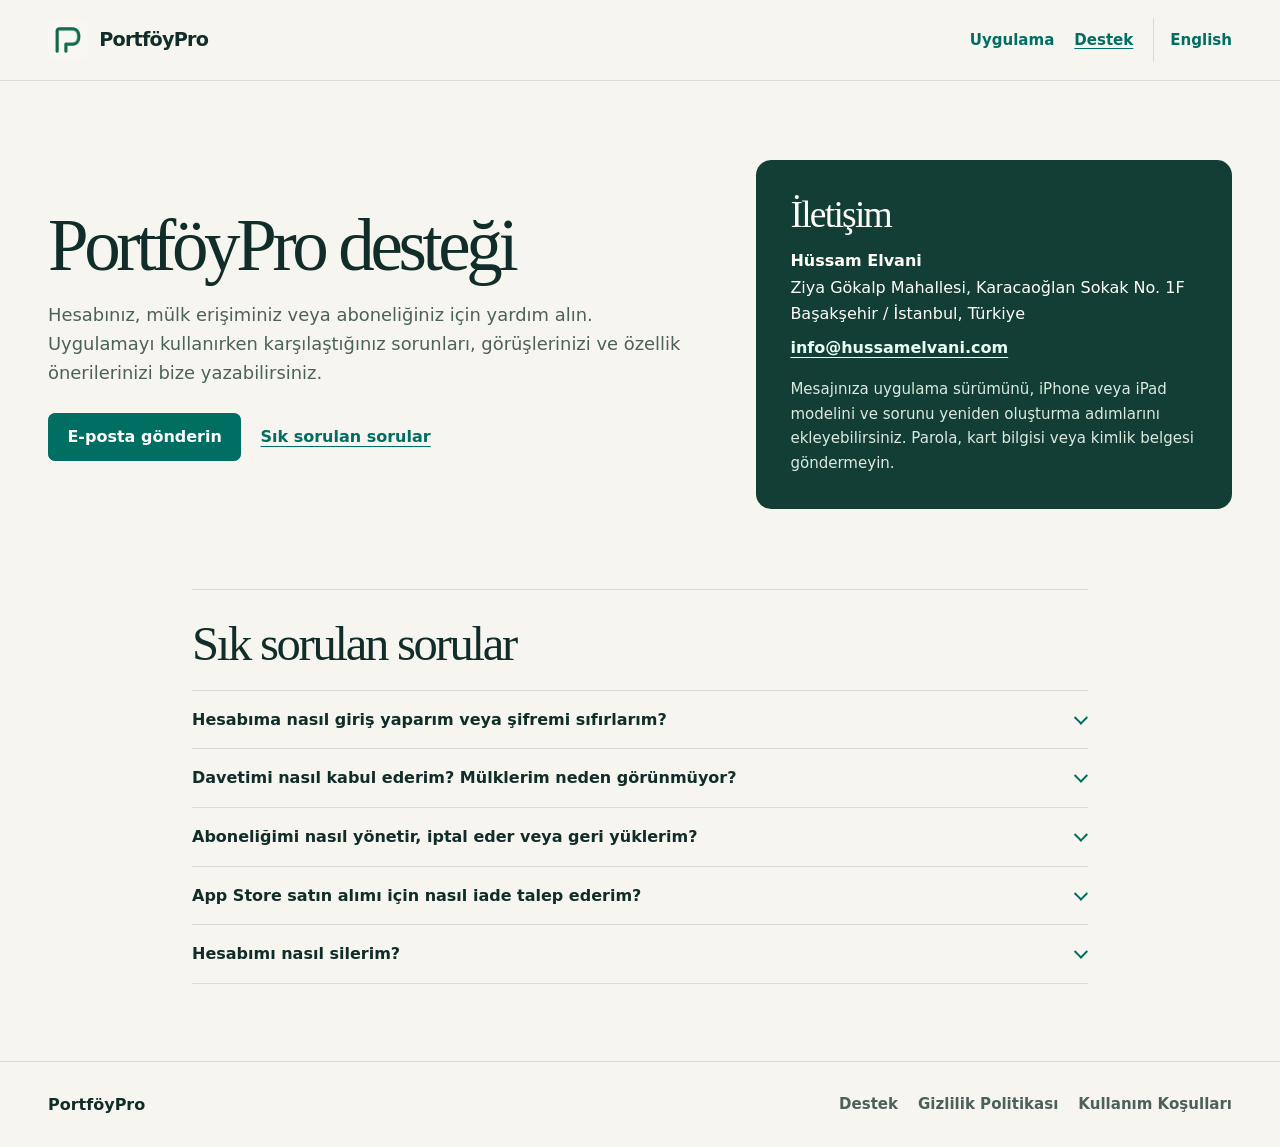
<file: portfoypro/support.html>
<!doctype html>
<html lang="tr">
<head>
  <meta charset="utf-8">
  <meta name="viewport" content="width=device-width, initial-scale=1">
  <meta name="description" content="PortföyPro için iletişim bilgileri ve giriş, davet, abonelik, iade ve hesap silme hakkında yardım.">
  <meta name="theme-color" content="#f7f5ef">
  <meta property="og:type" content="website">
  <meta property="og:title" content="PortföyPro Destek">
  <meta property="og:description" content="PortföyPro için iletişim bilgileri ve giriş, davet, abonelik, iade ve hesap silme hakkında yardım.">
  <meta property="og:url" content="https://hussamelvani.com/portfoypro/support.html">
  <meta property="og:image" content="https://hussamelvani.com/portfoypro/media/app-icon.png">
  <title>PortföyPro Destek</title>
  <link rel="canonical" href="https://hussamelvani.com/portfoypro/support.html">
  <link rel="alternate" hreflang="tr" href="https://hussamelvani.com/portfoypro/support.html">
  <link rel="alternate" hreflang="en" href="https://hussamelvani.com/portfoypro/en/support.html">
  <link rel="alternate" hreflang="x-default" href="https://hussamelvani.com/portfoypro/support.html">
  <link rel="icon" type="image/png" href="media/app-icon.png">
  <link rel="stylesheet" href="portfoypro.css">
</head>
<body>
  <a class="skip" href="#main">İçeriğe geç</a>
  <header class="site-header">
    <div class="shell header-inner">
      <a class="wordmark" href="./">
        <img src="media/app-icon.png" width="180" height="180" alt="">
        PortföyPro
      </a>
      <nav class="site-nav" aria-label="Ana menü">
        <a href="./">Uygulama</a>
        <a href="support.html" aria-current="page">Destek</a>
        <a href="en/support.html" lang="en" hreflang="en">English</a>
      </nav>
    </div>
  </header>
  <main id="main">
    <section class="shell support-hero" aria-labelledby="support-title">
      <div class="support-copy">
        <h1 id="support-title">PortföyPro desteği</h1>
        <p>Hesabınız, mülk erişiminiz veya aboneliğiniz için yardım alın. Uygulamayı kullanırken karşılaştığınız sorunları, görüşlerinizi ve özellik önerilerinizi bize yazabilirsiniz.</p>
        <div class="actions">
          <a class="button" href="mailto:info@hussamelvani.com?subject=Portf%C3%B6yPro%20Destek">E-posta gönderin</a>
          <a class="text-action" href="#faq">Sık sorulan sorular</a>
        </div>
      </div>
      <section class="contact-card" aria-labelledby="contact-title">
        <h2 id="contact-title">İletişim</h2>
        <address>
          <strong>Hüssam Elvani</strong>
          Ziya Gökalp Mahallesi, Karacaoğlan Sokak No. 1F<br>
          Başakşehir / İstanbul, Türkiye
          <a href="mailto:info@hussamelvani.com">info@hussamelvani.com</a>
        </address>
        <p>Mesajınıza uygulama sürümünü, iPhone veya iPad modelini ve sorunu yeniden oluşturma adımlarını ekleyebilirsiniz. Parola, kart bilgisi veya kimlik belgesi göndermeyin.</p>
      </section>
    </section>
    <section class="shell faq" id="faq" aria-labelledby="faq-title">
      <h2 id="faq-title">Sık sorulan sorular</h2>
        <details>
          <summary>Hesabıma nasıl giriş yaparım veya şifremi sıfırlarım?</summary>
          <div><p>Kayıt veya davet için kullandığınız e-posta adresiyle giriş yapın. Şifrenizi sıfırlamak için giriş ekranında <strong>Şifrenizi mi unuttunuz?</strong> seçeneğini kullanın. E-postayı göremiyorsanız spam veya gereksiz e-posta klasörünü kontrol edin.</p></div>
        </details>
        <details>
          <summary>Davetimi nasıl kabul ederim? Mülklerim neden görünmüyor?</summary>
          <div><p>E-posta davetindeki bağlantıyı açın ve PortföyPro’daki <strong>Davet aldım</strong> seçeneğiyle devam edin. Mülk sahibiyseniz ve kayıtlarınızı göremiyorsanız ofisinizden davet adresini ve hesabınızın doğru mülklere bağlandığını kontrol etmesini isteyin.</p></div>
        </details>
        <details>
          <summary>Aboneliğimi nasıl yönetir, iptal eder veya geri yüklerim?</summary>
          <div><p>Ofis hesabında <strong>Ayarlar</strong>, mülk sahibi hesabında <strong>Profil</strong> üzerinden abonelik ekranını açın. Planı yönetmek veya otomatik yenilemeyi durdurmak için <a href="https://apps.apple.com/account/subscriptions">Apple’ın abonelik ayarlarını</a> kullanın. Satın aldığınız erişimi geri yüklemek için aynı Apple Hesabı ve ilgili PortföyPro hesabıyla <strong>Satın alımları geri yükle</strong> seçeneğini kullanın.</p></div>
        </details>
        <details>
          <summary>App Store satın alımı için nasıl iade talep ederim?</summary>
          <div><p>Satın alma işlemini yaptığınız Apple Hesabıyla <a href="https://reportaproblem.apple.com/">reportaproblem.apple.com</a> adresine giriş yapın ve Apple’a iade talebi gönderin. Aboneliğiniz etkin görünmesine rağmen PortföyPro’da erişim sorunu yaşıyorsanız bize e-posta gönderin.</p></div>
        </details>
        <details>
          <summary>Hesabımı nasıl silerim?</summary>
          <div><p>Ofis hesabınızda <strong>Ayarlar → Gizlilik ve güvenlik</strong>, mülk sahibi hesabınızda <strong>Profil</strong> bölümündeki hesap silme seçeneğini kullanın. İş kayıtları bulunan bir ofisin tek etkin yöneticisiyseniz önce başka bir etkin yönetici atayın. Apple aboneliğinizin yenilenmesini durdurmak için aboneliği ayrıca Apple üzerinden iptal edin.</p></div>
        </details>
    </section>
  </main>
  <footer class="site-footer">
    <div class="shell footer-inner">
      <span class="footer-brand">PortföyPro</span>
      <nav class="footer-nav" aria-label="Destek ve yasal bilgiler">
        <a href="support.html" aria-current="page">Destek</a>
        <a href="privacy.html">Gizlilik Politikası</a>
        <a href="terms.html">Kullanım Koşulları</a>
      </nav>
    </div>
  </footer>
</body>
</html>
</file>
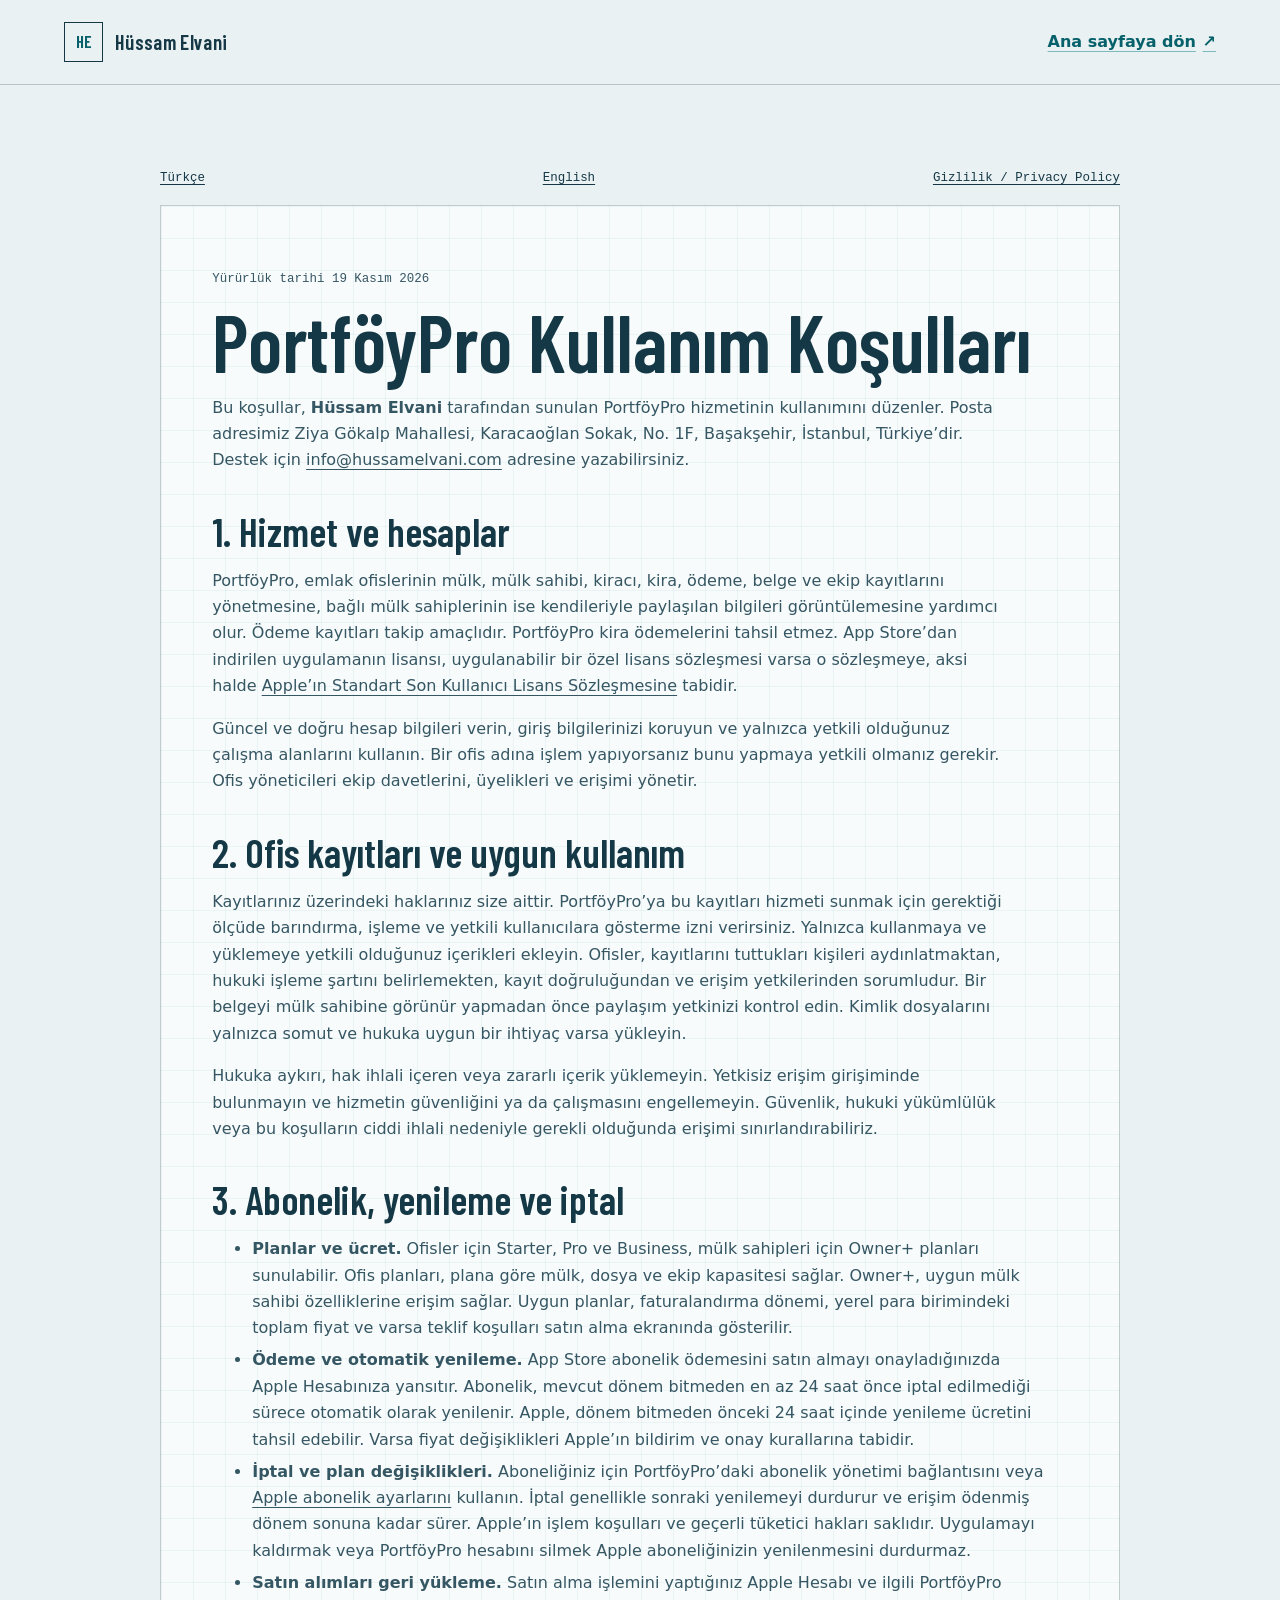
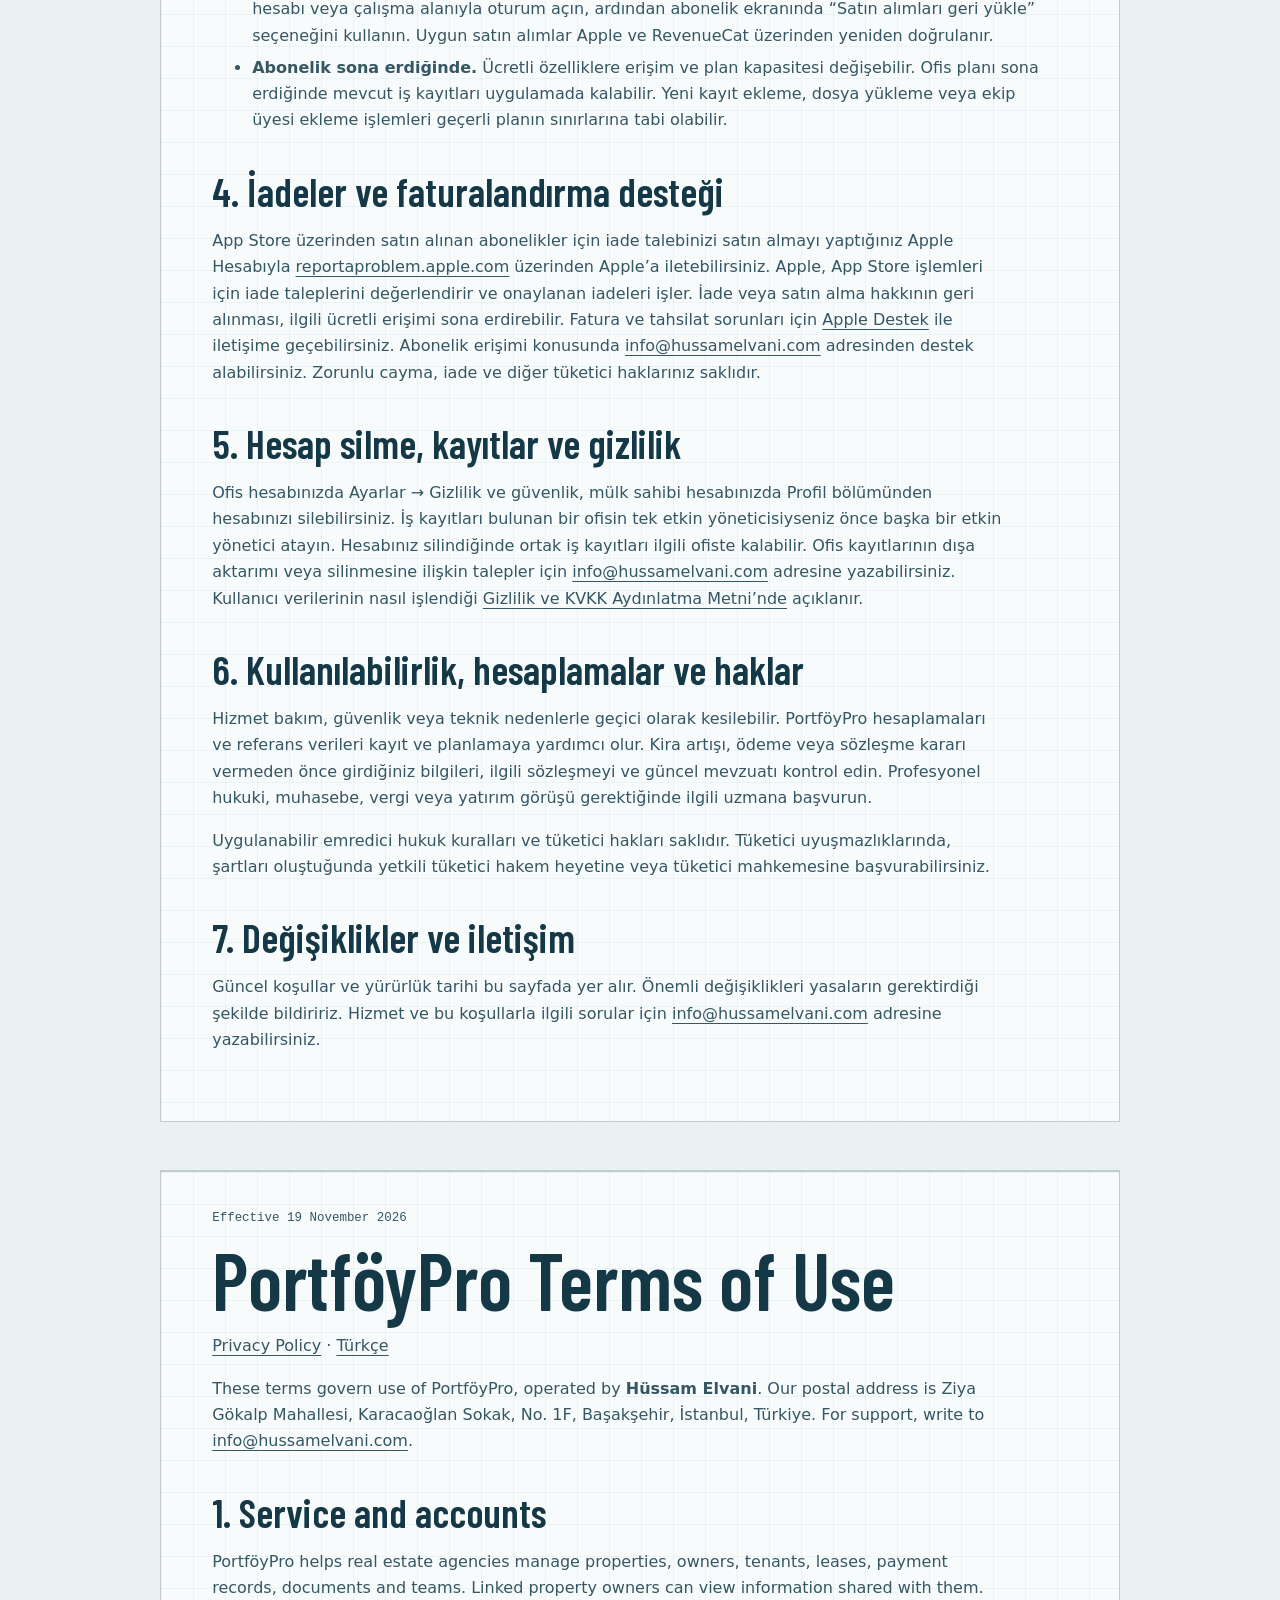
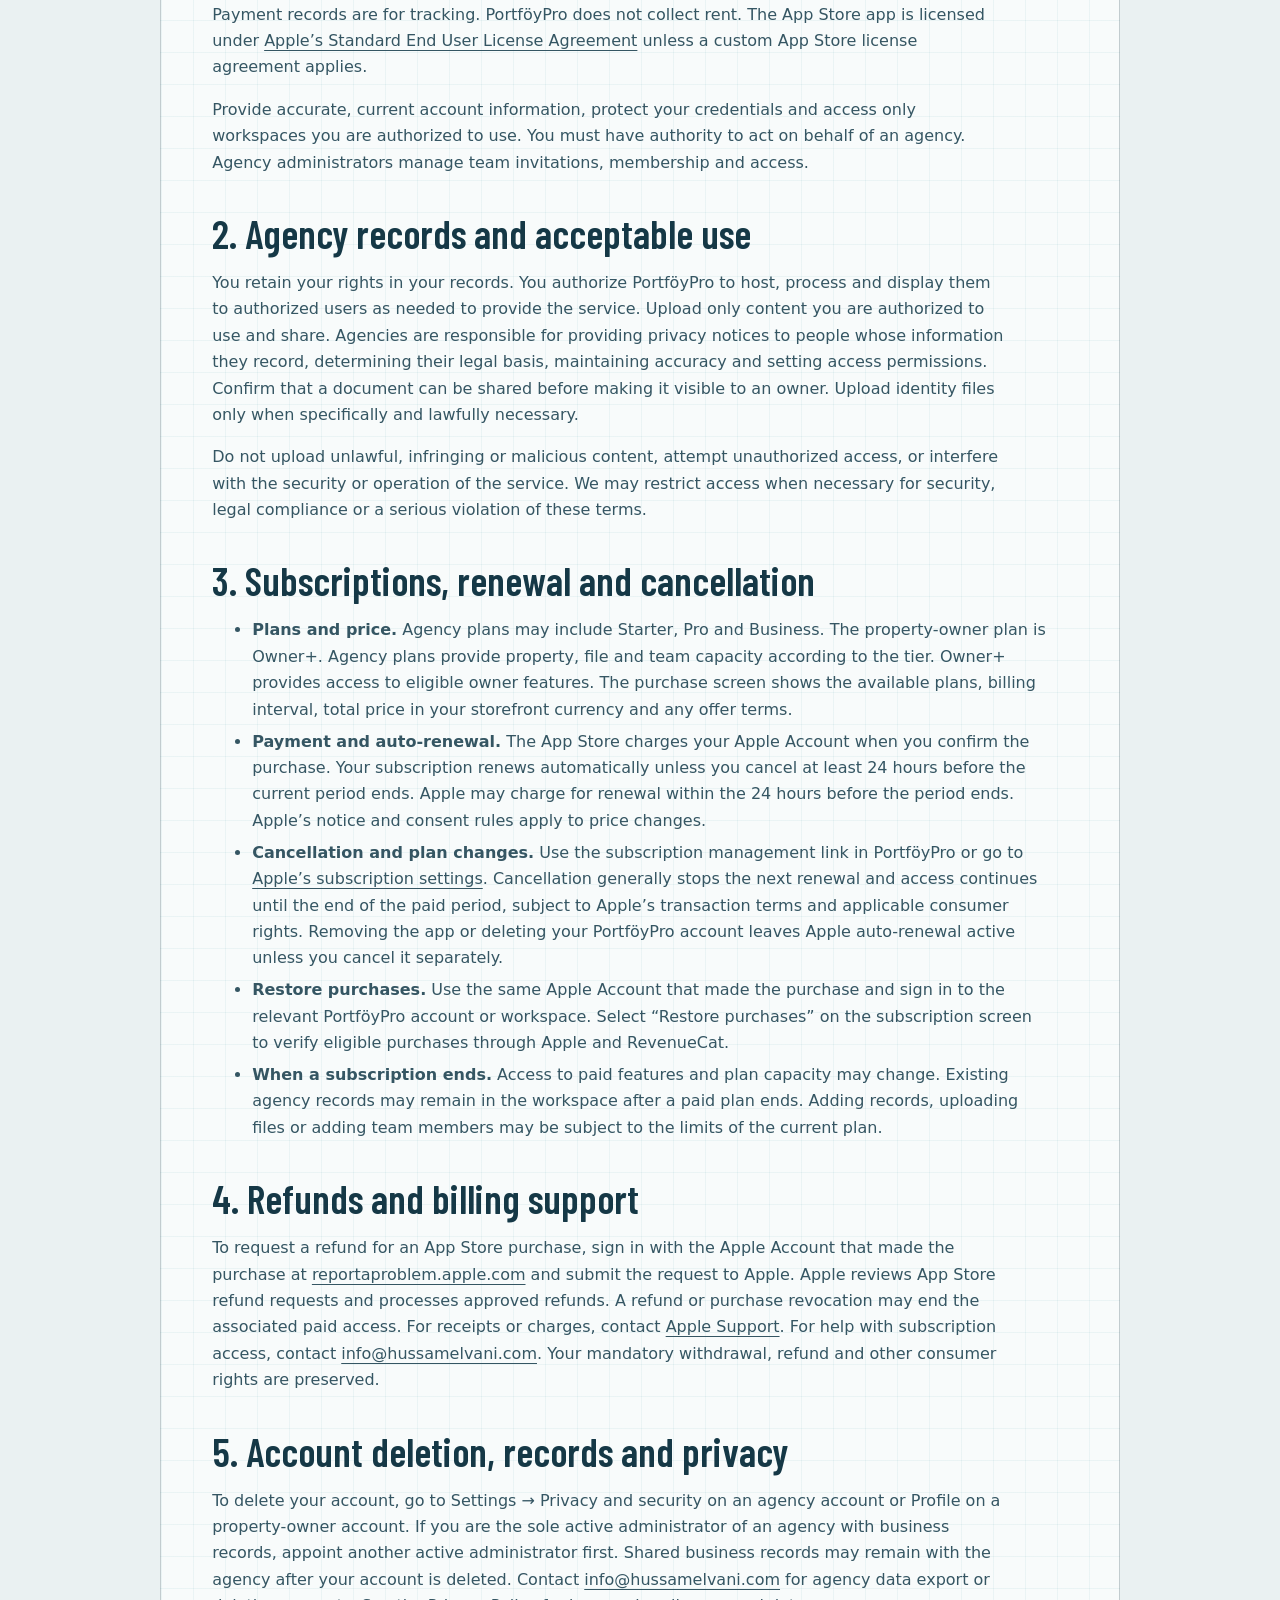
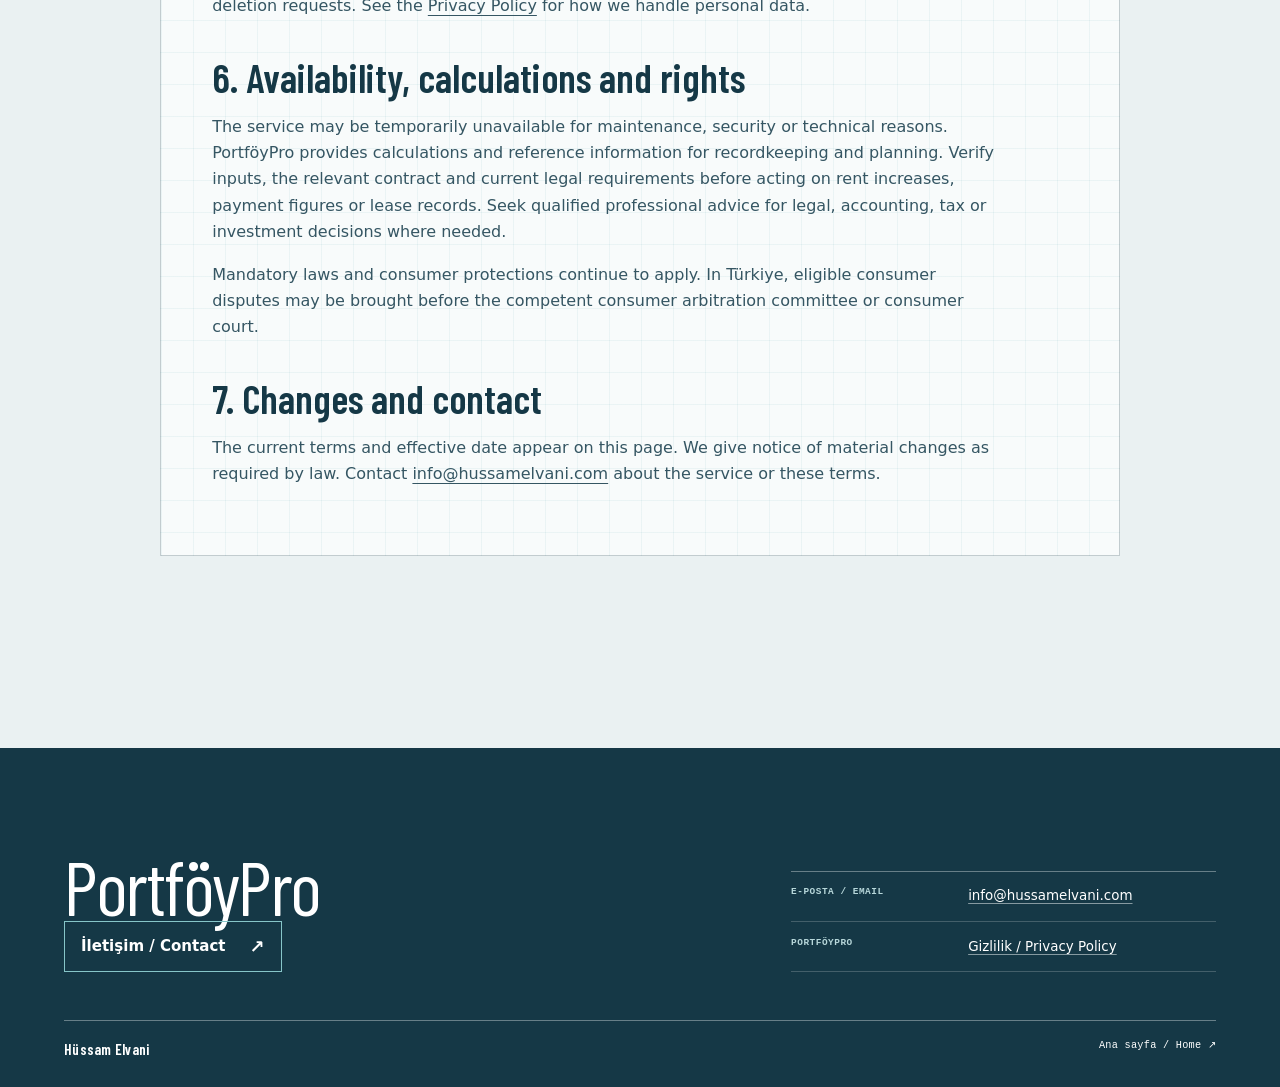
<file: portfoypro/terms.html>
<!doctype html>
<html lang="tr">
<head>
  <meta charset="utf-8">
  <meta name="viewport" content="width=device-width, initial-scale=1">
  <meta name="theme-color" content="#eaf1f2">
  <meta name="description" content="PortföyPro hizmeti, App Store abonelikleri, iptaller ve iadeler için kullanım koşulları.">
  <title>Kullanım Koşulları — PortföyPro</title>
  <link rel="canonical" href="https://hussamelvani.com/portfoypro/terms.html">
  <link rel="stylesheet" href="../css/styles.css">
  <style>
    .legal-wrap{max-width:960px;margin:2rem auto 5rem}
    .legal-content{padding:clamp(1.25rem,4vw,3.5rem);scroll-margin-top:6rem}
    .legal-content h1{font-family:var(--font-display);font-size:clamp(2.8rem,7vw,5rem);line-height:.95;margin:.5rem 0 1rem}
    .legal-content h2{margin:2.25rem 0 .65rem;font-family:var(--font-display);font-size:clamp(1.8rem,4vw,2.5rem);line-height:1.05}
    .legal-content p,.legal-content li{max-width:78ch;color:var(--ink-soft)}
    .legal-content li{margin:.35rem 0}
    .legal-lang{margin-top:3rem;padding-top:1.5rem;border-top:2px solid var(--rule)}
    .legal-meta{font-family:var(--font-measure);font-size:.78rem}
    .legal-top{display:flex;justify-content:space-between;gap:1rem;flex-wrap:wrap;margin-bottom:1rem}
  </style>
</head>
<body>
<a class="skip-link" href="#main-content">İçeriğe geç / Skip to content</a>
<header class="site-header"><div class="site-header-inner">
  <a class="wordmark" href="/" aria-label="Hüssam Elvani — ana sayfa"><span class="wordmark-mark" aria-hidden="true">HE</span><span class="wordmark-name">Hüssam Elvani</span></a>
  <a class="text-link" href="/">Ana sayfaya dön <span aria-hidden="true">↗</span></a>
</div></header>
<main id="main-content" class="site-page" tabindex="-1">
  <div class="legal-wrap">
    <nav class="legal-top legal-meta" aria-label="Belge ve dil / Document and language">
      <a href="#tr" lang="tr">Türkçe</a>
      <a href="#en" lang="en">English</a>
      <a href="privacy.html">Gizlilik / Privacy Policy</a>
    </nav>
    <article id="tr" class="review-sheet legal-content" lang="tr">
      <p class="legal-meta">Yürürlük tarihi <time datetime="2026-11-19">19 Kasım 2026</time></p>
      <h1>PortföyPro Kullanım Koşulları</h1>
      <p>Bu koşullar, <strong>Hüssam Elvani</strong> tarafından sunulan PortföyPro hizmetinin kullanımını düzenler. Posta adresimiz Ziya Gökalp Mahallesi, Karacaoğlan Sokak, No. 1F, Başakşehir, İstanbul, Türkiye’dir. Destek için <a href="mailto:info@hussamelvani.com">info@hussamelvani.com</a> adresine yazabilirsiniz.</p>
      <h2>1. Hizmet ve hesaplar</h2>
      <p>PortföyPro, emlak ofislerinin mülk, mülk sahibi, kiracı, kira, ödeme, belge ve ekip kayıtlarını yönetmesine, bağlı mülk sahiplerinin ise kendileriyle paylaşılan bilgileri görüntülemesine yardımcı olur. Ödeme kayıtları takip amaçlıdır. PortföyPro kira ödemelerini tahsil etmez. App Store’dan indirilen uygulamanın lisansı, uygulanabilir bir özel lisans sözleşmesi varsa o sözleşmeye, aksi halde <a href="https://www.apple.com/legal/internet-services/itunes/dev/stdeula/">Apple’ın Standart Son Kullanıcı Lisans Sözleşmesine</a> tabidir.</p>
      <p>Güncel ve doğru hesap bilgileri verin, giriş bilgilerinizi koruyun ve yalnızca yetkili olduğunuz çalışma alanlarını kullanın. Bir ofis adına işlem yapıyorsanız bunu yapmaya yetkili olmanız gerekir. Ofis yöneticileri ekip davetlerini, üyelikleri ve erişimi yönetir.</p>
      <h2>2. Ofis kayıtları ve uygun kullanım</h2>
      <p>Kayıtlarınız üzerindeki haklarınız size aittir. PortföyPro’ya bu kayıtları hizmeti sunmak için gerektiği ölçüde barındırma, işleme ve yetkili kullanıcılara gösterme izni verirsiniz. Yalnızca kullanmaya ve yüklemeye yetkili olduğunuz içerikleri ekleyin. Ofisler, kayıtlarını tuttukları kişileri aydınlatmaktan, hukuki işleme şartını belirlemekten, kayıt doğruluğundan ve erişim yetkilerinden sorumludur. Bir belgeyi mülk sahibine görünür yapmadan önce paylaşım yetkinizi kontrol edin. Kimlik dosyalarını yalnızca somut ve hukuka uygun bir ihtiyaç varsa yükleyin.</p>
      <p>Hukuka aykırı, hak ihlali içeren veya zararlı içerik yüklemeyin. Yetkisiz erişim girişiminde bulunmayın ve hizmetin güvenliğini ya da çalışmasını engellemeyin. Güvenlik, hukuki yükümlülük veya bu koşulların ciddi ihlali nedeniyle gerekli olduğunda erişimi sınırlandırabiliriz.</p>
      <h2>3. Abonelik, yenileme ve iptal</h2>
      <ul>
        <li><strong>Planlar ve ücret.</strong> Ofisler için Starter, Pro ve Business, mülk sahipleri için Owner+ planları sunulabilir. Ofis planları, plana göre mülk, dosya ve ekip kapasitesi sağlar. Owner+, uygun mülk sahibi özelliklerine erişim sağlar. Uygun planlar, faturalandırma dönemi, yerel para birimindeki toplam fiyat ve varsa teklif koşulları satın alma ekranında gösterilir.</li>
        <li><strong>Ödeme ve otomatik yenileme.</strong> App Store abonelik ödemesini satın almayı onayladığınızda Apple Hesabınıza yansıtır. Abonelik, mevcut dönem bitmeden en az 24 saat önce iptal edilmediği sürece otomatik olarak yenilenir. Apple, dönem bitmeden önceki 24 saat içinde yenileme ücretini tahsil edebilir. Varsa fiyat değişiklikleri Apple’ın bildirim ve onay kurallarına tabidir.</li>
        <li><strong>İptal ve plan değişiklikleri.</strong> Aboneliğiniz için PortföyPro’daki abonelik yönetimi bağlantısını veya <a href="https://apps.apple.com/account/subscriptions">Apple abonelik ayarlarını</a> kullanın. İptal genellikle sonraki yenilemeyi durdurur ve erişim ödenmiş dönem sonuna kadar sürer. Apple’ın işlem koşulları ve geçerli tüketici hakları saklıdır. Uygulamayı kaldırmak veya PortföyPro hesabını silmek Apple aboneliğinizin yenilenmesini durdurmaz.</li>
        <li><strong>Satın alımları geri yükleme.</strong> Satın alma işlemini yaptığınız Apple Hesabı ve ilgili PortföyPro hesabı veya çalışma alanıyla oturum açın, ardından abonelik ekranında “Satın alımları geri yükle” seçeneğini kullanın. Uygun satın alımlar Apple ve RevenueCat üzerinden yeniden doğrulanır.</li>
        <li><strong>Abonelik sona erdiğinde.</strong> Ücretli özelliklere erişim ve plan kapasitesi değişebilir. Ofis planı sona erdiğinde mevcut iş kayıtları uygulamada kalabilir. Yeni kayıt ekleme, dosya yükleme veya ekip üyesi ekleme işlemleri geçerli planın sınırlarına tabi olabilir.</li>
      </ul>
      <h2>4. İadeler ve faturalandırma desteği</h2>
      <p>App Store üzerinden satın alınan abonelikler için iade talebinizi satın almayı yaptığınız Apple Hesabıyla <a href="https://reportaproblem.apple.com/">reportaproblem.apple.com</a> üzerinden Apple’a iletebilirsiniz. Apple, App Store işlemleri için iade taleplerini değerlendirir ve onaylanan iadeleri işler. İade veya satın alma hakkının geri alınması, ilgili ücretli erişimi sona erdirebilir. Fatura ve tahsilat sorunları için <a href="https://support.apple.com/tr-tr/billing">Apple Destek</a> ile iletişime geçebilirsiniz. Abonelik erişimi konusunda <a href="mailto:info@hussamelvani.com">info@hussamelvani.com</a> adresinden destek alabilirsiniz. Zorunlu cayma, iade ve diğer tüketici haklarınız saklıdır.</p>
      <h2>5. Hesap silme, kayıtlar ve gizlilik</h2>
      <p>Ofis hesabınızda Ayarlar → Gizlilik ve güvenlik, mülk sahibi hesabınızda Profil bölümünden hesabınızı silebilirsiniz. İş kayıtları bulunan bir ofisin tek etkin yöneticisiyseniz önce başka bir etkin yönetici atayın. Hesabınız silindiğinde ortak iş kayıtları ilgili ofiste kalabilir. Ofis kayıtlarının dışa aktarımı veya silinmesine ilişkin talepler için <a href="mailto:info@hussamelvani.com">info@hussamelvani.com</a> adresine yazabilirsiniz. Kullanıcı verilerinin nasıl işlendiği <a href="privacy.html">Gizlilik ve KVKK Aydınlatma Metni’nde</a> açıklanır.</p>
      <h2>6. Kullanılabilirlik, hesaplamalar ve haklar</h2>
      <p>Hizmet bakım, güvenlik veya teknik nedenlerle geçici olarak kesilebilir. PortföyPro hesaplamaları ve referans verileri kayıt ve planlamaya yardımcı olur. Kira artışı, ödeme veya sözleşme kararı vermeden önce girdiğiniz bilgileri, ilgili sözleşmeyi ve güncel mevzuatı kontrol edin. Profesyonel hukuki, muhasebe, vergi veya yatırım görüşü gerektiğinde ilgili uzmana başvurun.</p>
      <p>Uygulanabilir emredici hukuk kuralları ve tüketici hakları saklıdır. Tüketici uyuşmazlıklarında, şartları oluştuğunda yetkili tüketici hakem heyetine veya tüketici mahkemesine başvurabilirsiniz.</p>
      <h2>7. Değişiklikler ve iletişim</h2>
      <p>Güncel koşullar ve yürürlük tarihi bu sayfada yer alır. Önemli değişiklikleri yasaların gerektirdiği şekilde bildiririz. Hizmet ve bu koşullarla ilgili sorular için <a href="mailto:info@hussamelvani.com">info@hussamelvani.com</a> adresine yazabilirsiniz.</p>
    </article>
    <article id="en" class="review-sheet legal-content legal-lang" lang="en">
      <p class="legal-meta">Effective <time datetime="2026-11-19">19 November 2026</time></p>
      <h1>PortföyPro Terms of Use</h1>
      <p><a href="privacy.html#en">Privacy Policy</a> · <a href="#tr" lang="tr">Türkçe</a></p>
      <p>These terms govern use of PortföyPro, operated by <strong>Hüssam Elvani</strong>. Our postal address is Ziya Gökalp Mahallesi, Karacaoğlan Sokak, No. 1F, Başakşehir, İstanbul, Türkiye. For support, write to <a href="mailto:info@hussamelvani.com">info@hussamelvani.com</a>.</p>
      <h2>1. Service and accounts</h2>
      <p>PortföyPro helps real estate agencies manage properties, owners, tenants, leases, payment records, documents and teams. Linked property owners can view information shared with them. Payment records are for tracking. PortföyPro does not collect rent. The App Store app is licensed under <a href="https://www.apple.com/legal/internet-services/itunes/dev/stdeula/">Apple’s Standard End User License Agreement</a> unless a custom App Store license agreement applies.</p>
      <p>Provide accurate, current account information, protect your credentials and access only workspaces you are authorized to use. You must have authority to act on behalf of an agency. Agency administrators manage team invitations, membership and access.</p>
      <h2>2. Agency records and acceptable use</h2>
      <p>You retain your rights in your records. You authorize PortföyPro to host, process and display them to authorized users as needed to provide the service. Upload only content you are authorized to use and share. Agencies are responsible for providing privacy notices to people whose information they record, determining their legal basis, maintaining accuracy and setting access permissions. Confirm that a document can be shared before making it visible to an owner. Upload identity files only when specifically and lawfully necessary.</p>
      <p>Do not upload unlawful, infringing or malicious content, attempt unauthorized access, or interfere with the security or operation of the service. We may restrict access when necessary for security, legal compliance or a serious violation of these terms.</p>
      <h2>3. Subscriptions, renewal and cancellation</h2>
      <ul>
        <li><strong>Plans and price.</strong> Agency plans may include Starter, Pro and Business. The property-owner plan is Owner+. Agency plans provide property, file and team capacity according to the tier. Owner+ provides access to eligible owner features. The purchase screen shows the available plans, billing interval, total price in your storefront currency and any offer terms.</li>
        <li><strong>Payment and auto-renewal.</strong> The App Store charges your Apple Account when you confirm the purchase. Your subscription renews automatically unless you cancel at least 24 hours before the current period ends. Apple may charge for renewal within the 24 hours before the period ends. Apple’s notice and consent rules apply to price changes.</li>
        <li><strong>Cancellation and plan changes.</strong> Use the subscription management link in PortföyPro or go to <a href="https://apps.apple.com/account/subscriptions">Apple’s subscription settings</a>. Cancellation generally stops the next renewal and access continues until the end of the paid period, subject to Apple’s transaction terms and applicable consumer rights. Removing the app or deleting your PortföyPro account leaves Apple auto-renewal active unless you cancel it separately.</li>
        <li><strong>Restore purchases.</strong> Use the same Apple Account that made the purchase and sign in to the relevant PortföyPro account or workspace. Select “Restore purchases” on the subscription screen to verify eligible purchases through Apple and RevenueCat.</li>
        <li><strong>When a subscription ends.</strong> Access to paid features and plan capacity may change. Existing agency records may remain in the workspace after a paid plan ends. Adding records, uploading files or adding team members may be subject to the limits of the current plan.</li>
      </ul>
      <h2>4. Refunds and billing support</h2>
      <p>To request a refund for an App Store purchase, sign in with the Apple Account that made the purchase at <a href="https://reportaproblem.apple.com/">reportaproblem.apple.com</a> and submit the request to Apple. Apple reviews App Store refund requests and processes approved refunds. A refund or purchase revocation may end the associated paid access. For receipts or charges, contact <a href="https://support.apple.com/billing">Apple Support</a>. For help with subscription access, contact <a href="mailto:info@hussamelvani.com">info@hussamelvani.com</a>. Your mandatory withdrawal, refund and other consumer rights are preserved.</p>
      <h2>5. Account deletion, records and privacy</h2>
      <p>To delete your account, go to Settings → Privacy and security on an agency account or Profile on a property-owner account. If you are the sole active administrator of an agency with business records, appoint another active administrator first. Shared business records may remain with the agency after your account is deleted. Contact <a href="mailto:info@hussamelvani.com">info@hussamelvani.com</a> for agency data export or deletion requests. See the <a href="privacy.html#en">Privacy Policy</a> for how we handle personal data.</p>
      <h2>6. Availability, calculations and rights</h2>
      <p>The service may be temporarily unavailable for maintenance, security or technical reasons. PortföyPro provides calculations and reference information for recordkeeping and planning. Verify inputs, the relevant contract and current legal requirements before acting on rent increases, payment figures or lease records. Seek qualified professional advice for legal, accounting, tax or investment decisions where needed.</p>
      <p>Mandatory laws and consumer protections continue to apply. In Türkiye, eligible consumer disputes may be brought before the competent consumer arbitration committee or consumer court.</p>
      <h2>7. Changes and contact</h2>
      <p>The current terms and effective date appear on this page. We give notice of material changes as required by law. Contact <a href="mailto:info@hussamelvani.com">info@hussamelvani.com</a> about the service or these terms.</p>
    </article>
  </div>
</main>
<footer class="site-footer"><div class="footer-sheet">
  <div class="footer-main">
    <h2>PortföyPro</h2>
    <a class="contact-action contact-action-light" href="mailto:info@hussamelvani.com"><span>İletişim / Contact</span><span class="action-arrow" aria-hidden="true">↗</span></a>
  </div>
  <div class="footer-register">
    <div class="footer-contact-row"><span class="micro-label">E-POSTA / EMAIL</span><a href="mailto:info@hussamelvani.com">info@hussamelvani.com</a></div>
    <div class="footer-contact-row"><span class="micro-label">PORTFÖYPRO</span><a href="privacy.html">Gizlilik / Privacy Policy</a></div>
  </div>
  <div class="footer-bottom"><a href="/" class="footer-signature">Hüssam Elvani</a><a href="/">Ana sayfa / Home <span aria-hidden="true">↗</span></a></div>
</div></footer>
</body>
</html>
</file>
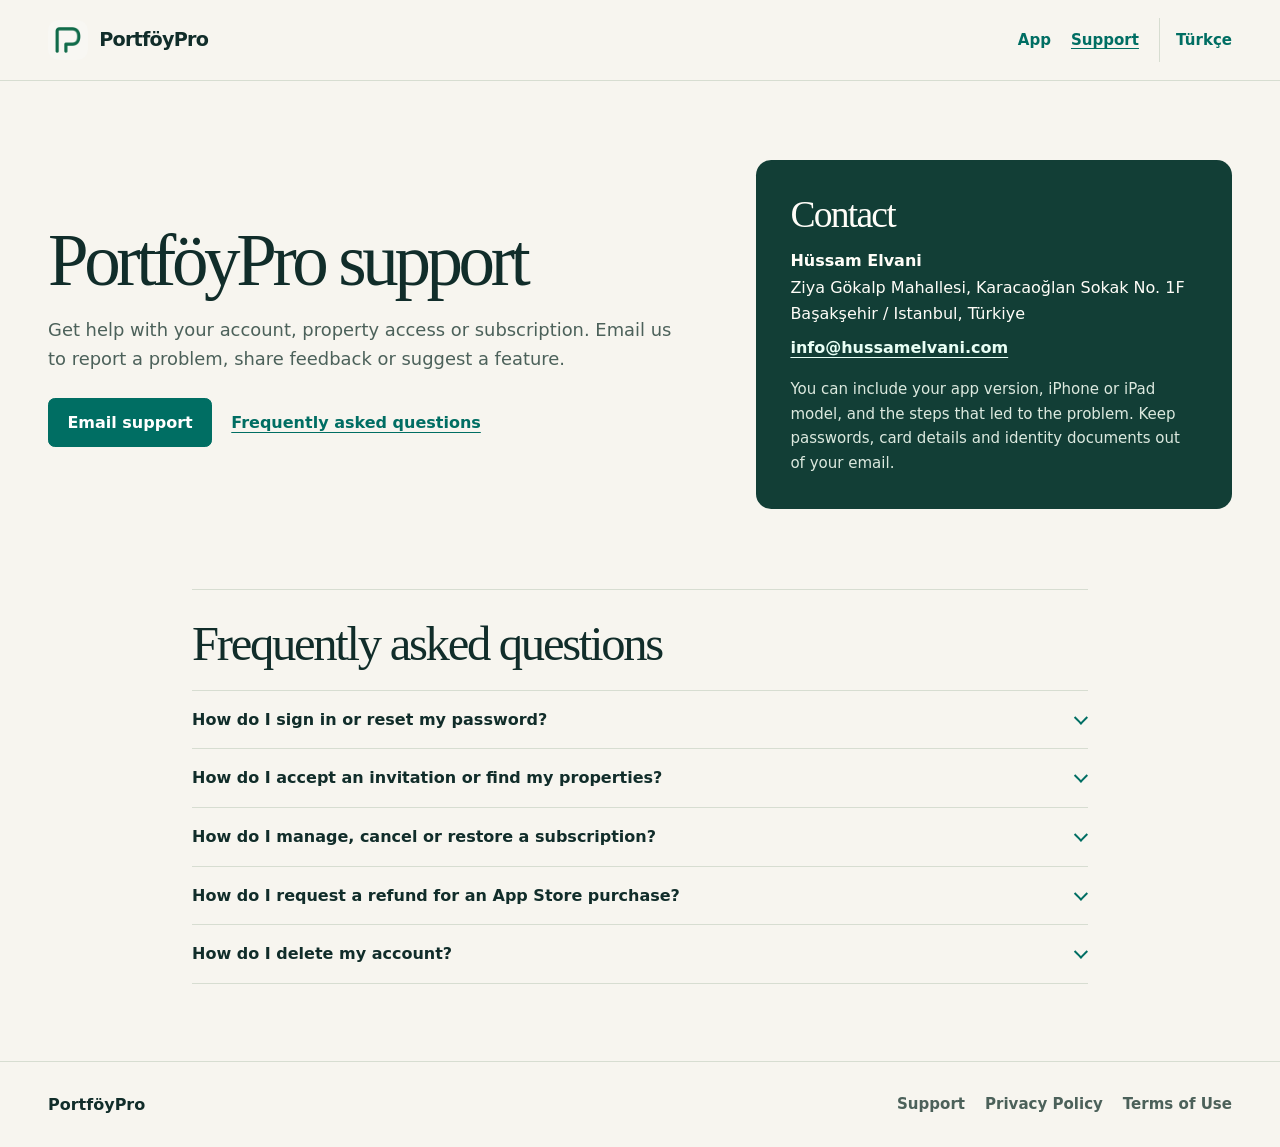
<file: portfoypro/en/support.html>
<!doctype html>
<html lang="en">
<head>
  <meta charset="utf-8">
  <meta name="viewport" content="width=device-width, initial-scale=1">
  <meta name="description" content="Contact PortföyPro and get help with sign-in, invitations, subscriptions, refunds and account deletion.">
  <meta name="theme-color" content="#f7f5ef">
  <meta property="og:type" content="website">
  <meta property="og:title" content="PortföyPro Support">
  <meta property="og:description" content="Contact PortföyPro and get help with sign-in, invitations, subscriptions, refunds and account deletion.">
  <meta property="og:url" content="https://hussamelvani.com/portfoypro/en/support.html">
  <meta property="og:image" content="https://hussamelvani.com/portfoypro/media/app-icon.png">
  <title>PortföyPro Support</title>
  <link rel="canonical" href="https://hussamelvani.com/portfoypro/en/support.html">
  <link rel="alternate" hreflang="tr" href="https://hussamelvani.com/portfoypro/support.html">
  <link rel="alternate" hreflang="en" href="https://hussamelvani.com/portfoypro/en/support.html">
  <link rel="alternate" hreflang="x-default" href="https://hussamelvani.com/portfoypro/support.html">
  <link rel="icon" type="image/png" href="../media/app-icon.png">
  <link rel="stylesheet" href="../portfoypro.css">
</head>
<body>
  <a class="skip" href="#main">Skip to content</a>
  <header class="site-header">
    <div class="shell header-inner">
      <a class="wordmark" href="./">
        <img src="../media/app-icon.png" width="180" height="180" alt="">
        PortföyPro
      </a>
      <nav class="site-nav" aria-label="Main navigation">
        <a href="./">App</a>
        <a href="support.html" aria-current="page">Support</a>
        <a href="../support.html" lang="tr" hreflang="tr">Türkçe</a>
      </nav>
    </div>
  </header>
  <main id="main">
    <section class="shell support-hero" aria-labelledby="support-title">
      <div class="support-copy">
        <h1 id="support-title">PortföyPro support</h1>
        <p>Get help with your account, property access or subscription. Email us to report a problem, share feedback or suggest a feature.</p>
        <div class="actions">
          <a class="button" href="mailto:info@hussamelvani.com?subject=Portf%C3%B6yPro%20Support">Email support</a>
          <a class="text-action" href="#faq">Frequently asked questions</a>
        </div>
      </div>
      <section class="contact-card" aria-labelledby="contact-title">
        <h2 id="contact-title">Contact</h2>
        <address>
          <strong>Hüssam Elvani</strong>
          Ziya Gökalp Mahallesi, Karacaoğlan Sokak No. 1F<br>
          Başakşehir / Istanbul, Türkiye
          <a href="mailto:info@hussamelvani.com">info@hussamelvani.com</a>
        </address>
        <p>You can include your app version, iPhone or iPad model, and the steps that led to the problem. Keep passwords, card details and identity documents out of your email.</p>
      </section>
    </section>
    <section class="shell faq" id="faq" aria-labelledby="faq-title">
      <h2 id="faq-title">Frequently asked questions</h2>
        <details>
          <summary>How do I sign in or reset my password?</summary>
          <div><p>Sign in with the email address you used to register or receive your invitation. To reset your password, choose <strong>Forgot password?</strong> on the sign-in screen. If the reset email is missing, check your spam or junk folder.</p></div>
        </details>
        <details>
          <summary>How do I accept an invitation or find my properties?</summary>
          <div><p>Open the link in your invitation email and continue with <strong>Invited</strong> in PortföyPro. If you are a property owner and your properties are missing, ask your agency to confirm the invitation email address and check which properties are linked to your account.</p></div>
        </details>
        <details>
          <summary>How do I manage, cancel or restore a subscription?</summary>
          <div><p>Open the subscription screen from <strong>Settings</strong> on an agency account or <strong>Profile</strong> on an owner account. Use <a href="https://apps.apple.com/account/subscriptions">Apple’s subscription settings</a> to manage your plan or stop its renewal. To restore access, use <strong>Restore purchases</strong> with the original Apple Account and the relevant PortföyPro account.</p></div>
        </details>
        <details>
          <summary>How do I request a refund for an App Store purchase?</summary>
          <div><p>Sign in at <a href="https://reportaproblem.apple.com/">reportaproblem.apple.com</a> using the Apple Account that made the purchase, then submit the request to Apple. If your subscription shows as active and you are having trouble accessing PortföyPro, email us for help.</p></div>
        </details>
        <details>
          <summary>How do I delete my account?</summary>
          <div><p>Use the account deletion option in <strong>Settings → Privacy and security</strong> for an agency account or <strong>Profile</strong> for a property-owner account. If you are the only active agency administrator and the agency has business records, appoint another active administrator first. To stop renewal charges, cancel your Apple subscription separately.</p></div>
        </details>
    </section>
  </main>
  <footer class="site-footer">
    <div class="shell footer-inner">
      <span class="footer-brand">PortföyPro</span>
      <nav class="footer-nav" aria-label="Support and legal">
        <a href="support.html" aria-current="page">Support</a>
        <a href="../privacy.html#en">Privacy Policy</a>
        <a href="../terms.html#en">Terms of Use</a>
      </nav>
    </div>
  </footer>
</body>
</html>
</file>
<file: css/styles.css>
@font-face {
  font-family: "Barlow Condensed";
  src: url("../assets/fonts/BarlowCondensed-Regular.woff2") format("woff2"), url("../assets/fonts/BarlowCondensed-Regular.ttf") format("truetype");
  font-style: normal;
  font-weight: 400;
  font-display: swap;
}

@font-face {
  font-family: "Barlow Condensed";
  src: url("../assets/fonts/BarlowCondensed-SemiBold.woff2") format("woff2"), url("../assets/fonts/BarlowCondensed-SemiBold.ttf") format("truetype");
  font-style: normal;
  font-weight: 600 900;
  font-display: swap;
}

:root {
  color-scheme: light;
  --sheet: #eaf1f2;
  --sheet-deep: #dce8ea;
  --paper: #f8fbfb;
  --paper-white: #fff;
  --ink: #153846;
  --ink-soft: #355663;
  --teal: #087c88;
  --teal-dark: #06616a;
  --revision: #bd432d;
  --rule: rgba(21, 56, 70, .24);
  --rule-light: rgba(21, 56, 70, .13);
  --font-display: "Barlow Condensed", "Arial Narrow", sans-serif;
  --font-body: system-ui, -apple-system, BlinkMacSystemFont, "Segoe UI", sans-serif;
  --font-measure: ui-monospace, "SFMono-Regular", Consolas, monospace;
  --page-width: 1360px;
  --page-gutter: clamp(1.25rem, 5vw, 5rem);
  --ease-review: cubic-bezier(.16, 1, .3, 1);
}

*,
*::before,
*::after {
  box-sizing: border-box;
}

html {
  scroll-behavior: smooth;
  scroll-padding-top: 6rem;
  background: var(--sheet-deep);
  accent-color: var(--teal);
  scrollbar-color: var(--teal) var(--sheet-deep);
}

body {
  margin: 0;
  min-width: 320px;
  background: var(--sheet);
  color: var(--ink);
  font-family: var(--font-body);
  font-size: 1rem;
  line-height: 1.65;
  text-rendering: optimizeLegibility;
  -webkit-font-smoothing: antialiased;
}

::selection {
  color: var(--paper-white);
  background: var(--teal-dark);
}

:focus-visible {
  outline: 3px solid var(--revision);
  outline-offset: 4px;
}

button,
a {
  -webkit-tap-highlight-color: transparent;
}

a {
  color: inherit;
  text-decoration-thickness: .08em;
  text-underline-offset: .22em;
}

button {
  color: inherit;
  font: inherit;
}

img,
svg {
  max-width: 100%;
}

.skip-link {
  position: fixed;
  z-index: 100;
  top: .75rem;
  left: .75rem;
  padding: .7rem 1rem;
  transform: translateY(-180%);
  border: 1px solid var(--ink);
  background: var(--paper-white);
  color: var(--ink);
  font-weight: 700;
}

.skip-link:focus {
  transform: translateY(0);
}

.site-header {
  position: sticky;
  z-index: 20;
  top: 0;
  border-bottom: 1px solid var(--rule);
  background: rgba(234, 241, 242, .97);
}

.site-header-inner {
  display: flex;
  width: min(100%, var(--page-width));
  min-height: 5.25rem;
  align-items: center;
  justify-content: space-between;
  gap: 2rem;
  margin: 0 auto;
  padding: .75rem var(--page-gutter);
}

.wordmark {
  display: inline-flex;
  align-items: center;
  gap: .75rem;
  color: var(--ink);
  text-decoration: none;
}

.wordmark-mark {
  display: grid;
  width: 2.45rem;
  height: 2.45rem;
  place-items: center;
  border: 1px solid var(--ink);
  color: var(--teal-dark);
  font-family: var(--font-display);
  font-size: 1.1rem;
  font-weight: 600;
  letter-spacing: -.04em;
}

.wordmark-name {
  font-family: var(--font-display);
  font-size: 1.3rem;
  font-weight: 600;
  letter-spacing: .015em;
}

.primary-navigation {
  display: flex;
  align-items: center;
  gap: clamp(1rem, 2.4vw, 2.4rem);
}

.primary-navigation a {
  position: relative;
  padding: .4rem 0;
  color: var(--ink-soft);
  font-size: .88rem;
  font-weight: 650;
  text-decoration: none;
}

.primary-navigation a:not(.nav-contact)::after {
  position: absolute;
  right: 0;
  bottom: 0;
  left: 0;
  height: 2px;
  transform: scaleX(0);
  transform-origin: left;
  background: var(--teal);
  content: "";
  transition: transform .24s var(--ease-review);
}

.primary-navigation a:hover::after,
.primary-navigation a.active::after {
  transform: scaleX(1);
}

.primary-navigation a.active {
  color: var(--ink);
}

.primary-navigation .nav-contact {
  padding: .65rem 1rem;
  border: 1px solid var(--teal);
  color: var(--teal-dark);
  transition: background-color .2s ease, color .2s ease;
}

.primary-navigation .nav-contact:hover {
  background: var(--teal-dark);
  color: var(--paper-white);
}

.nav-toggle {
  display: none;
  align-items: center;
  gap: .65rem;
  padding: .55rem .7rem;
  border: 1px solid var(--rule);
  background: transparent;
  cursor: pointer;
}

.nav-toggle-lines {
  display: grid;
  width: 1.2rem;
  gap: 4px;
}

.nav-toggle-lines span {
  display: block;
  height: 1px;
  background: currentColor;
}

.nav-toggle-label {
  font-family: var(--font-measure);
  font-size: .66rem;
  letter-spacing: .08em;
  text-transform: uppercase;
}

.site-page {
  width: min(100%, var(--page-width));
  margin: 0 auto;
  padding: clamp(1.5rem, 4vw, 3.5rem) var(--page-gutter) 7rem;
}

.review-sheet {
  position: relative;
  border: 1px solid var(--rule);
  background-color: var(--paper);
  background-image:
    linear-gradient(to right, rgba(8, 124, 136, .055) 1px, transparent 1px),
    linear-gradient(to bottom, rgba(8, 124, 136, .055) 1px, transparent 1px);
  background-size: 32px 32px;
}

.cover-sheet {
  overflow: hidden;
  padding: clamp(1.25rem, 4.4vw, 4.5rem);
  box-shadow: 0 18px 42px rgba(21, 56, 70, .08);
}

.sheet-topline,
.sheet-bottomline {
  display: flex;
  align-items: center;
  justify-content: space-between;
  gap: 1rem;
  color: var(--ink-soft);
  font-family: var(--font-measure);
  font-size: .66rem;
  letter-spacing: .09em;
  line-height: 1.4;
  text-transform: uppercase;
}

.sheet-topline {
  padding-bottom: .8rem;
  border-bottom: 1px solid var(--rule);
}

.cover-heading {
  position: relative;
  display: flex;
  align-items: flex-start;
  justify-content: space-between;
  gap: 1rem;
  padding: clamp(2.4rem, 7vw, 6.5rem) 0 clamp(1.8rem, 5vw, 4.5rem);
}

.cover-heading h1 {
  max-width: 100%;
  margin: 0;
  color: var(--ink);
  font-family: var(--font-display);
  font-size: clamp(4.6rem, 12vw, 10rem);
  font-weight: 400;
  letter-spacing: -.045em;
  line-height: .78;
}

.cover-heading h1 span {
  color: var(--teal-dark);
}

.revision-mark {
  display: inline-block;
  color: var(--revision);
  font-family: var(--font-measure);
  font-size: .68rem;
  font-weight: 700;
  letter-spacing: .08em;
  white-space: nowrap;
}

.cover-heading .revision-mark {
  margin-top: .6rem;
  padding: .35rem .5rem;
  border: 1px solid currentColor;
  animation: registration-align .7s var(--ease-review) both;
}

.cover-register {
  display: grid;
  grid-template-columns: minmax(0, 1.5fr) minmax(230px, .72fr);
  gap: clamp(2rem, 6vw, 6rem);
  align-items: start;
  padding: clamp(1.6rem, 4vw, 3.4rem) 0;
  border-top: 1px solid var(--rule);
}

.role-line {
  margin: 0 0 1rem;
  font-size: clamp(1.15rem, 2vw, 1.55rem);
  font-weight: 720;
  letter-spacing: -.025em;
}

.role-line span {
  color: var(--ink-soft);
  font-weight: 450;
}

.cover-lede {
  max-width: 68ch;
  margin: 0;
  color: var(--ink-soft);
  font-size: clamp(1.08rem, 1.8vw, 1.34rem);
  line-height: 1.55;
}

.cover-actions {
  display: flex;
  flex-wrap: wrap;
  align-items: center;
  gap: 1.1rem 1.6rem;
  margin-top: 1.8rem;
}

.contact-action {
  display: inline-flex;
  min-height: 3.2rem;
  align-items: center;
  justify-content: space-between;
  gap: 1.5rem;
  padding: .78rem 1rem;
  border: 1px solid var(--teal-dark);
  background: var(--teal-dark);
  color: var(--paper-white);
  font-size: .94rem;
  font-weight: 700;
  text-decoration: none;
  transition: background-color .2s ease, color .2s ease, transform .2s var(--ease-review);
}

.contact-action:hover {
  transform: translateY(-2px);
  background: var(--ink);
  color: var(--paper-white);
}

.action-arrow {
  color: inherit;
  font-size: 1.12rem;
  line-height: 1;
}

.text-link {
  display: inline-flex;
  align-items: center;
  gap: .42rem;
  color: var(--teal-dark);
  font-weight: 700;
  text-decoration-color: rgba(8, 124, 136, .48);
  text-underline-offset: .28em;
}

.text-link:hover {
  color: var(--revision);
  text-decoration-color: currentColor;
}

.title-block {
  display: grid;
  margin: 0;
  border-top: 1px solid var(--rule);
}

.title-block > div {
  display: grid;
  grid-template-columns: minmax(86px, .72fr) 1.3fr;
  gap: 1rem;
  padding: .85rem 0;
  border-bottom: 1px solid var(--rule-light);
}

.title-block dt,
.micro-label,
.margin-reference,
.entry-code,
.work-facts dt,
.expertise-register dt {
  color: var(--teal-dark);
  font-family: var(--font-measure);
  font-size: .64rem;
  font-weight: 600;
  letter-spacing: .055em;
  line-height: 1.5;
  text-transform: uppercase;
}

.title-block dd {
  margin: 0;
  color: var(--ink);
  font-size: .88rem;
  font-weight: 620;
  line-height: 1.45;
}

.sheet-bottomline {
  padding-top: .8rem;
  border-top: 1px solid var(--rule);
}

.sheet-bottomline a {
  color: var(--teal-dark);
  font-family: var(--font-body);
  font-size: .82rem;
  font-weight: 700;
  letter-spacing: 0;
  text-decoration: none;
  text-transform: none;
}

.sheet-bottomline a:hover {
  color: var(--revision);
}

.content-section {
  margin-top: clamp(5rem, 10vw, 9rem);
}

.section-heading {
  display: flex;
  align-items: end;
  justify-content: space-between;
  gap: 2rem;
  margin-bottom: 2rem;
}

.section-heading h2,
.skills-sheet-heading h2,
.work-note h2 {
  max-width: 20ch;
  margin: 0;
  font-family: var(--font-display);
  font-size: clamp(2.6rem, 5vw, 4.6rem);
  font-weight: 400;
  letter-spacing: -.025em;
  line-height: .98;
}

.section-intro {
  max-width: 67ch;
  margin: .8rem 0 0;
  color: var(--ink-soft);
  font-size: 1rem;
}

.margin-reference {
  padding-bottom: .4rem;
  color: var(--revision);
  white-space: nowrap;
}

.evidence-entry {
  position: relative;
  display: grid;
  grid-template-columns: minmax(125px, .34fr) minmax(0, 1.5fr) auto;
  gap: clamp(1rem, 4vw, 4rem);
  align-items: start;
  padding: clamp(1.5rem, 3vw, 2.5rem) 0;
  border-top: 1px solid var(--ink);
  border-bottom: 1px solid var(--rule);
}

.entry-index {
  display: grid;
  gap: .65rem;
  padding-top: .4rem;
}

.entry-code {
  color: var(--revision);
  font-size: .75rem;
}

.entry-copy h3,
.work-entry-content h2 {
  margin: 0 0 .8rem;
  font-family: var(--font-display);
  font-size: clamp(2rem, 3.3vw, 3.15rem);
  font-weight: 500;
  letter-spacing: -.02em;
  line-height: 1;
}

.entry-copy p,
.work-entry-content > p:not(.work-summary) {
  max-width: 72ch;
  margin: 0;
  color: var(--ink-soft);
}

.annotation-row {
  display: flex;
  flex-wrap: wrap;
  gap: .55rem 1.4rem;
  margin-top: 1.25rem;
  color: var(--teal-dark);
  font-family: var(--font-measure);
  font-size: .69rem;
  font-weight: 600;
  letter-spacing: .015em;
}

.annotation-row span {
  padding-top: .35rem;
  border-top: 1px solid var(--teal);
}

.revision-stamp {
  margin-top: .1rem;
  padding: .4rem .55rem;
  transform: rotate(-4deg);
  border: 1px solid var(--revision);
  color: var(--revision);
  font-family: var(--font-measure);
  font-size: .58rem;
  font-weight: 700;
  letter-spacing: .06em;
  line-height: 1.45;
  text-align: center;
}

.career-register {
  margin: 0;
  padding: 0;
  border-top: 1px solid var(--ink);
  list-style: none;
}

.career-register li {
  display: grid;
  grid-template-columns: minmax(140px, .7fr) minmax(240px, 1.5fr) minmax(140px, .8fr);
  gap: 1.2rem;
  align-items: baseline;
  padding: 1.1rem 0;
  border-bottom: 1px solid var(--rule);
}

.career-dates {
  color: var(--teal-dark);
  font-family: var(--font-measure);
  font-size: .72rem;
  font-variant-numeric: tabular-nums;
}

.career-role {
  font-weight: 720;
}

.career-company {
  color: var(--ink-soft);
  text-align: right;
}

.section-link {
  flex: 0 0 auto;
  margin-bottom: .3rem;
}

.project-register {
  border-top: 1px solid var(--ink);
}

.project-row {
  display: grid;
  grid-template-columns: minmax(105px, .55fr) minmax(210px, 1.2fr) minmax(220px, 1.3fr) 1rem;
  gap: 1.4rem;
  align-items: baseline;
  padding: 1.3rem 0;
  border-bottom: 1px solid var(--rule);
  text-decoration: none;
  transition: padding .22s var(--ease-review), color .2s ease;
}

.project-row:hover {
  padding-left: .6rem;
  color: var(--teal-dark);
}

.project-ref {
  color: var(--revision);
  font-family: var(--font-measure);
  font-size: .64rem;
  font-weight: 600;
  letter-spacing: .045em;
}

.project-title {
  font-family: var(--font-display);
  font-size: 1.55rem;
  font-weight: 600;
  line-height: 1.1;
}

.project-description {
  color: var(--ink-soft);
  font-size: .88rem;
  line-height: 1.45;
}

.project-arrow {
  color: var(--revision);
  font-size: 1.1rem;
}

.skills-sheet {
  display: grid;
  grid-template-columns: minmax(220px, .7fr) 1.3fr;
  gap: 3rem;
  padding: clamp(1.5rem, 4vw, 3.25rem);
  border: 1px solid var(--rule);
  background: var(--paper);
}

.skills-sheet-heading h2 {
  font-size: clamp(2.3rem, 4vw, 3.5rem);
}

.skills-sheet-heading p {
  margin: .7rem 0 0;
  color: var(--ink-soft);
}

.discipline-list {
  display: flex;
  flex-wrap: wrap;
  align-content: start;
  gap: .65rem;
  margin: 0;
  padding: 0;
  list-style: none;
}

.discipline-list li {
  padding: .52rem .72rem;
  border: 1px solid var(--rule);
  color: var(--ink);
  font-size: .82rem;
  font-weight: 620;
}

.page-intro {
  padding: clamp(1.5rem, 5vw, 4.5rem);
}

.page-intro h1 {
  max-width: 15ch;
  margin: 0;
  font-family: var(--font-display);
  font-size: clamp(3.7rem, 8vw, 7rem);
  font-weight: 400;
  letter-spacing: -.04em;
  line-height: .88;
}

.page-intro > p {
  max-width: 68ch;
  margin: 1.5rem 0 1.6rem;
  color: var(--ink-soft);
  font-size: clamp(1rem, 1.6vw, 1.2rem);
}

.page-title-row {
  display: flex;
  align-items: center;
  justify-content: space-between;
  gap: 1.5rem;
}

.print-action {
  padding: .68rem .85rem;
  border: 1px solid var(--teal);
  background: transparent;
  color: var(--teal-dark);
  font-size: .82rem;
  font-weight: 700;
  cursor: pointer;
  transition: background-color .2s ease, color .2s ease;
}

.print-action:hover {
  background: var(--teal-dark);
  color: var(--paper-white);
}

.resume-contact-line {
  display: flex;
  flex-wrap: wrap;
  gap: .5rem 1.5rem;
  padding-top: 1rem;
  border-top: 1px solid var(--rule);
  color: var(--ink-soft);
  font-size: .86rem;
}

.resume-contact-line a {
  color: var(--teal-dark);
  font-weight: 700;
}

.cv-section .section-heading {
  margin-bottom: 1.5rem;
}

.cv-section .section-heading h2 {
  font-size: clamp(2.5rem, 4vw, 3.7rem);
}

.experience-register {
  border-top: 1px solid var(--ink);
}

.experience-entry {
  display: grid;
  grid-template-columns: minmax(135px, .42fr) minmax(0, 1.6fr);
  gap: clamp(1rem, 4vw, 4.5rem);
  padding: 1.7rem 0 2rem;
  border-bottom: 1px solid var(--rule);
  break-inside: avoid;
}

.experience-dates {
  display: flex;
  flex-direction: column;
  color: var(--teal-dark);
  font-family: var(--font-measure);
  font-size: .7rem;
  font-variant-numeric: tabular-nums;
  line-height: 1.8;
}

.experience-entry.is-current .experience-dates span:last-child {
  color: var(--revision);
}

.experience-content .micro-label {
  margin: 0 0 .35rem;
}

.experience-content h3,
.education-entry h3 {
  margin: 0 0 .5rem;
  font-family: var(--font-display);
  font-size: clamp(1.7rem, 2.6vw, 2.5rem);
  font-weight: 600;
  letter-spacing: -.015em;
  line-height: 1.05;
}

.experience-content ul {
  max-width: 76ch;
  margin: .8rem 0 0;
  padding-left: 1.15rem;
  color: var(--ink-soft);
}

.experience-content li {
  padding-left: .25rem;
  margin: .3rem 0;
}

.experience-content li::marker {
  color: var(--revision);
}

.education-register {
  border-top: 1px solid var(--ink);
}

.education-entry {
  display: grid;
  grid-template-columns: minmax(135px, .42fr) minmax(0, 1.6fr);
  gap: clamp(1rem, 4vw, 4.5rem);
  padding: 1.2rem 0;
  border-bottom: 1px solid var(--rule);
}

.education-entry .micro-label {
  margin: .3rem 0 0;
}

.education-entry h3 {
  margin-bottom: .2rem;
}

.education-entry p:not(.micro-label) {
  margin: 0;
  color: var(--ink-soft);
}

.certification-register {
  border-top: 1px solid var(--ink);
}

.certification-register > div {
  display: grid;
  grid-template-columns: minmax(90px, .4fr) minmax(220px, 1fr) minmax(180px, .8fr);
  gap: 1rem;
  align-items: baseline;
  padding: .95rem 0;
  border-bottom: 1px solid var(--rule);
}

.cert-date {
  color: var(--teal-dark);
  font-family: var(--font-measure);
  font-size: .7rem;
  font-variant-numeric: tabular-nums;
}

.cert-name {
  font-weight: 700;
}

.cert-issuer {
  color: var(--ink-soft);
  text-align: right;
}

.expertise-register {
  display: grid;
  grid-template-columns: repeat(2, minmax(0, 1fr));
  gap: 0 3rem;
  margin: 0;
  border-top: 1px solid var(--ink);
}

.expertise-register > div {
  padding: 1rem 0;
  border-bottom: 1px solid var(--rule);
}

.expertise-register dt {
  margin-bottom: .35rem;
}

.expertise-register dd {
  margin: 0;
  color: var(--ink);
  font-size: .9rem;
}

.work-register {
  border-top: 1px solid var(--ink);
}

.work-entry {
  display: grid;
  grid-template-columns: minmax(135px, .45fr) minmax(0, 1.5fr);
  gap: clamp(1rem, 4vw, 4.5rem);
  padding: clamp(1.7rem, 4vw, 3rem) 0;
  border-bottom: 1px solid var(--rule);
  scroll-margin-top: 7rem;
}

.work-entry-current {
  padding-top: 2.2rem;
}

.work-entry-index {
  display: grid;
  align-content: start;
  gap: .75rem;
}

.work-entry-index .revision-mark {
  justify-self: start;
  padding: .35rem .45rem;
  border: 1px solid currentColor;
}

.work-entry-content h2 {
  font-size: clamp(2.2rem, 4vw, 3.8rem);
}

.work-entry-content .work-summary {
  max-width: 67ch;
  margin: 0 0 1rem;
  color: var(--teal-dark);
  font-size: 1.12rem;
  font-weight: 650;
  line-height: 1.45;
}

.work-facts {
  display: grid;
  grid-template-columns: repeat(3, minmax(0, 1fr));
  gap: 1rem 1.5rem;
  margin: 1.5rem 0 0;
  padding-top: 1rem;
  border-top: 1px solid var(--rule);
}

.work-facts dt {
  margin-bottom: .3rem;
}

.work-facts dd {
  margin: 0;
  color: var(--ink);
  font-size: .83rem;
  line-height: 1.45;
}

.work-note {
  padding-top: 1rem;
}

.work-note h2 {
  font-size: clamp(2.2rem, 4vw, 3.5rem);
}

.work-note p {
  max-width: 68ch;
  margin: .8rem 0 1rem;
  color: var(--ink-soft);
}

.notes-page {
  min-height: 65vh;
}

.notes-page .page-intro {
  max-width: 960px;
  margin: clamp(2rem, 8vw, 7rem) auto 0;
}

.notes-location {
  padding-top: 1rem;
  border-top: 1px solid var(--rule);
  font-family: var(--font-measure);
  font-size: .68rem !important;
  letter-spacing: .04em;
}

.error-page {
  min-height: 65vh;
}

.error-page .page-intro {
  max-width: 920px;
  margin: clamp(2rem, 8vw, 7rem) auto 0;
}

.error-code {
  color: var(--revision) !important;
  font-family: var(--font-measure);
  font-size: .7rem !important;
  font-weight: 700;
  letter-spacing: .08em;
}

.error-actions {
  display: flex;
  flex-wrap: wrap;
  align-items: center;
  gap: 1.25rem;
}

.site-footer {
  background: var(--ink);
  color: var(--paper);
}

.footer-sheet {
  display: grid;
  width: min(100%, var(--page-width));
  grid-template-columns: minmax(0, 1.2fr) minmax(280px, .8fr);
  gap: 3rem clamp(2rem, 7vw, 8rem);
  margin: 0 auto;
  padding: clamp(3.5rem, 8vw, 7.5rem) var(--page-gutter) 1.5rem;
}

.footer-main h2 {
  max-width: 12ch;
  margin: 0;
  color: var(--paper-white);
  font-family: var(--font-display);
  font-size: clamp(3rem, 6vw, 5.7rem);
  font-weight: 400;
  letter-spacing: -.03em;
  line-height: .92;
}

.footer-main p {
  max-width: 52ch;
  margin: 1rem 0 1.5rem;
  color: #d2e0e3;
}

.contact-action-light {
  border-color: #86c5c8;
  background: transparent;
  color: var(--paper-white);
}

.contact-action-light:hover {
  background: var(--paper-white);
  color: var(--ink);
}

.footer-register {
  align-self: end;
  border-top: 1px solid rgba(248, 251, 251, .36);
}

.footer-contact-row {
  display: grid;
  grid-template-columns: minmax(115px, .65fr) 1fr;
  gap: 1rem;
  padding: .85rem 0;
  border-bottom: 1px solid rgba(248, 251, 251, .2);
  font-size: .84rem;
}

.footer-contact-row .micro-label {
  color: #b7d7da;
  font-size: .59rem;
}

.footer-contact-row a {
  color: var(--paper-white);
  overflow-wrap: anywhere;
  text-decoration-color: rgba(248, 251, 251, .5);
}

.footer-bottom {
  display: flex;
  grid-column: 1 / -1;
  justify-content: space-between;
  gap: 1rem;
  padding-top: 1rem;
  border-top: 1px solid rgba(248, 251, 251, .36);
  color: #d2e0e3;
  font-family: var(--font-measure);
  font-size: .64rem;
  letter-spacing: .025em;
}

.footer-bottom a {
  color: var(--paper-white);
  text-decoration: none;
}

.footer-signature {
  font-family: var(--font-display);
  font-size: .95rem;
  font-weight: 600;
}

.boot-screen {
  display: grid;
  min-height: 100vh;
  align-content: center;
  justify-items: center;
  gap: 1rem;
  background: var(--sheet);
  color: var(--ink);
  font-family: var(--font-measure);
  font-size: .78rem;
  letter-spacing: .05em;
  text-transform: uppercase;
}

.boot-mark {
  display: grid;
  width: 3rem;
  height: 3rem;
  place-items: center;
  border: 1px solid var(--teal);
  color: var(--teal-dark);
  font-family: var(--font-display);
  font-size: 1.3rem;
}

.boot-screen p {
  margin: 0;
}

.boot-rule {
  width: min(14rem, 60vw);
  height: 1px;
  background: var(--rule);
  transform-origin: left;
  animation: rule-draw .9s var(--ease-review) infinite alternate;
}

#blazor-error-ui {
  display: none;
  position: fixed;
  z-index: 50;
  right: 1rem;
  bottom: 1rem;
  left: 1rem;
  max-width: 42rem;
  margin: 0 auto;
  padding: 1rem 3rem 1rem 1rem;
  border: 1px solid var(--revision);
  background: var(--paper-white);
  color: var(--ink);
  box-shadow: 0 8px 24px rgba(21, 56, 70, .18);
}

#blazor-error-ui .reload {
  margin-left: .5rem;
  color: var(--teal-dark);
  font-weight: 700;
}

#blazor-error-ui .dismiss {
  position: absolute;
  top: .5rem;
  right: .6rem;
  border: 0;
  background: transparent;
  color: var(--ink);
  font-size: 1.4rem;
  cursor: pointer;
}

@keyframes registration-align {
  from { transform: translate(4px, -2px) rotate(1deg); }
  to { transform: translate(0, 0) rotate(0); }
}

@keyframes rule-draw {
  from { transform: scaleX(.28); }
  to { transform: scaleX(1); }
}

@media (max-width: 760px) {
  :root {
    --page-gutter: 1.2rem;
  }

  .site-header-inner {
    min-height: 4.5rem;
    gap: 1rem;
  }

  .nav-toggle {
    display: inline-flex;
  }

  .primary-navigation {
    position: absolute;
    top: calc(100% + 1px);
    right: 0;
    left: 0;
    display: none;
    align-items: stretch;
    gap: 0;
    padding: .35rem var(--page-gutter) 1rem;
    border-bottom: 1px solid var(--rule);
    background: var(--sheet);
  }

  .primary-navigation.is-open {
    display: flex;
    flex-direction: column;
  }

  .primary-navigation a {
    padding: .8rem 0;
    border-bottom: 1px solid var(--rule-light);
  }

  .primary-navigation a:not(.nav-contact)::after {
    display: none;
  }

  .primary-navigation .nav-contact {
    align-self: flex-start;
    margin-top: .8rem;
    padding: .62rem .85rem;
    border-bottom: 1px solid var(--teal);
  }

  .cover-sheet {
    padding: 1.2rem;
  }

  .cover-heading {
    align-items: flex-start;
    padding: 3rem 0 2rem;
  }

  .cover-heading h1 {
    font-size: clamp(4.2rem, 17vw, 7rem);
  }

  .cover-heading .revision-mark {
    position: absolute;
    top: 1.5rem;
    right: 0;
    margin: 0;
  }

  .cover-register {
    grid-template-columns: 1fr;
    gap: 2rem;
    padding: 1.5rem 0;
  }

  .title-block > div {
    grid-template-columns: minmax(105px, .7fr) 1.3fr;
  }

  .sheet-topline,
  .sheet-bottomline {
    font-size: .58rem;
  }

  .section-heading {
    align-items: flex-start;
    flex-direction: column;
    gap: 1rem;
  }

  .section-heading h2 {
    font-size: clamp(2.5rem, 10vw, 3.8rem);
  }

  .evidence-entry {
    grid-template-columns: minmax(0, 1fr) auto;
    gap: .9rem 1rem;
  }

  .entry-index {
    grid-column: 1 / -1;
    display: flex;
    align-items: baseline;
    justify-content: space-between;
  }

  .revision-stamp {
    grid-column: 2;
    grid-row: 2;
    align-self: start;
  }

  .career-register li {
    grid-template-columns: minmax(0, 1fr) auto;
    gap: .2rem .8rem;
  }

  .career-dates {
    grid-column: 1;
    grid-row: 1;
  }

  .career-role {
    grid-column: 1;
    grid-row: 2;
  }

  .career-company {
    grid-column: 2;
    grid-row: 2;
    font-size: .82rem;
  }

  .project-row {
    grid-template-columns: 1fr 1rem;
    gap: .4rem .8rem;
  }

  .project-ref,
  .project-title,
  .project-description {
    grid-column: 1;
  }

  .project-ref { grid-row: 1; }
  .project-title { grid-row: 2; }
  .project-description { grid-row: 3; }
  .project-arrow { grid-column: 2; grid-row: 2; }

  .skills-sheet {
    grid-template-columns: 1fr;
    gap: 1.4rem;
  }

  .page-title-row {
    align-items: flex-start;
    flex-direction: column;
  }

  .experience-entry,
  .education-entry,
  .work-entry {
    grid-template-columns: 1fr;
    gap: .75rem;
  }

  .experience-dates {
    flex-direction: row;
    gap: .75rem;
  }

  .work-entry-index {
    display: flex;
    align-items: center;
    justify-content: space-between;
  }

  .work-facts {
    grid-template-columns: 1fr 1fr;
  }

  .certification-register > div {
    grid-template-columns: 5.5rem 1fr;
    gap: .25rem .8rem;
  }

  .cert-issuer {
    grid-column: 2;
    text-align: left;
  }

  .expertise-register {
    grid-template-columns: 1fr;
  }

  .footer-sheet {
    grid-template-columns: 1fr;
    gap: 2rem;
  }

  .footer-register {
    max-width: 36rem;
  }
}

@media (max-width: 420px) {
  .wordmark-name {
    font-size: 1.15rem;
  }

  .sheet-topline,
  .sheet-bottomline {
    align-items: flex-start;
    flex-direction: column;
  }

  .cover-heading h1 {
    font-size: 17vw;
  }

  .role-line span {
    display: block;
  }

  .footer-contact-row {
    grid-template-columns: 1fr;
    gap: .3rem;
  }

  .footer-bottom {
    flex-wrap: wrap;
  }
}

@media (prefers-reduced-motion: reduce) {
  *,
  *::before,
  *::after {
    scroll-behavior: auto !important;
    animation-duration: .01ms !important;
    animation-iteration-count: 1 !important;
    transition-duration: .01ms !important;
  }
}

@media print {
  :root {
    --sheet: #fff;
    --sheet-deep: #fff;
    --paper: #fff;
    --paper-white: #fff;
    --ink: #111;
    --ink-soft: #333;
    --teal: #111;
    --teal-dark: #111;
    --revision: #555;
    --rule: rgba(0, 0, 0, .45);
    --rule-light: rgba(0, 0, 0, .22);
  }

  body {
    background: #fff;
    font-size: 10pt;
  }

  .site-header,
  .site-footer,
  .skip-link,
  .print-action,
  .contact-action,
  .error-actions {
    display: none !important;
  }

  .site-page {
    width: 100%;
    padding: 0;
  }

  .review-sheet {
    background: #fff;
    box-shadow: none;
  }

  .content-section {
    margin-top: 2rem;
  }

  .experience-entry,
  .education-entry,
  .certification-register > div,
  .expertise-register > div {
    break-inside: avoid;
  }

  a {
    color: inherit;
    text-decoration: none;
  }
}
</file>
<file: HussamPersonalWebsite.styles.css>
/* /Pages/Blog.razor.rz.scp.css */
*[b-90gmfddsuy] {
    box-sizing: border-box;
}

html[b-90gmfddsuy] {
    background-color: black;
    font-family: "Times New Roman", Times, serif;
}


/* transform to imitate browser zoom */

.zoom[b-90gmfddsuy] {
    transform-origin: 50% 100%;
    transform: scale(1.6);
}

.wrapper[b-90gmfddsuy] {
    display: flex;
    justify-content: space-around;
    align-items: baseline;
    padding: 3em 1em 3em 1em;
}

.box[b-90gmfddsuy] {
    display: inline-block;
}

.letter[b-90gmfddsuy] {
    display: block;
    text-align: center;
    font-size: 3em;
    margin: 0;
    font-weight: bold;
    color: #1abc9c;
    line-height: 0.7;
}

.font1[b-90gmfddsuy] {
    font-family: 'Shadows Into Light';
}

.font2[b-90gmfddsuy] {
    font-family: 'Chewy';
}

.font3[b-90gmfddsuy] {
    font-family: 'Arial';
}


/*  Bouncing Animation */

@keyframes bounce-b-90gmfddsuy {
    from {
        transform: translate3d(-43px, 0, 0);
    }

    to {
        transform: translate3d(-43px, -10px, 0);
    }
}

.bounce[b-90gmfddsuy] {
    animation: bounce-b-90gmfddsuy 0.4s;
    animation-iteration-count: infinite;
    animation-direction: alternate;
}
</file>
<file: portfoypro/portfoypro.css>
:root {
  color-scheme: light;
  --paper: #f7f5ef;
  --white: #fffdf8;
  --ink: #112d2a;
  --muted: #4c615a;
  --green: #006e63;
  --dark: #123e36;
  --line: #d7ddd1;
  --serif: Georgia, "Times New Roman", serif;
  font: 100%/1.62 system-ui, -apple-system, BlinkMacSystemFont, "Segoe UI", sans-serif;
  color: var(--ink);
  background: var(--paper);
}

*, *::before, *::after { box-sizing: border-box; }
body, figure { margin: 0; }
img { display: block; max-width: 100%; height: auto; }
a { color: var(--green); text-underline-offset: .22em; }
a:hover { text-decoration-thickness: 2px; }
:focus-visible { outline: 3px solid #00796c; outline-offset: 4px; }
h1, h2, h3, p { margin: 0; }
h1, h2 { font-family: var(--serif); font-weight: 500; line-height: 1.04; text-wrap: balance; }
h1 { font-size: clamp(2.65rem, 5.7vw, 5.25rem); letter-spacing: -.06em; }
h2 { font-size: clamp(2rem, 3.8vw, 3.5rem); letter-spacing: -.047em; }
h3 { font-size: 1.15rem; line-height: 1.3; }
p { max-width: 64ch; }
p + p { margin-top: .75rem; }

.shell { width: min(74rem, calc(100% - 3rem)); margin-inline: auto; }
.skip {
  position: fixed;
  z-index: 5;
  inset: .5rem auto auto .5rem;
  padding: .7rem 1rem;
  background: var(--white);
  transform: translateY(-160%);
}
.skip:focus { transform: none; }

.site-header { border-bottom: 1px solid var(--line); }
.header-inner, .footer-inner {
  display: flex;
  justify-content: space-between;
  align-items: center;
  flex-wrap: wrap;
  gap: .5rem 2rem;
}
.header-inner { min-height: 5rem; padding-block: .55rem; }
.wordmark {
  display: inline-flex;
  align-items: center;
  gap: .7rem;
  color: var(--ink);
  font-size: 1.2rem;
  font-weight: 750;
  letter-spacing: -.04em;
  text-decoration: none;
}
.wordmark img { width: 2.5rem; border-radius: .66rem; }
.site-nav, .footer-nav { display: flex; align-items: center; flex-wrap: wrap; gap: 0 1.25rem; }
.site-nav a, .footer-nav a {
  display: inline-flex;
  align-items: center;
  min-height: 2.75rem;
  font-size: .94rem;
  font-weight: 620;
  text-decoration: none;
}
.site-nav a:hover, .site-nav [aria-current="page"], .footer-nav a:hover { text-decoration: underline; }
.site-nav [hreflang] { border-left: 1px solid var(--line); padding-left: 1rem; }

.hero {
  display: grid;
  grid-template-columns: minmax(0, .93fr) minmax(0, 1.07fr);
  align-items: center;
  gap: clamp(1.5rem, 4.3vw, 4.5rem);
  padding-block: clamp(2rem, 5.8vw, 5.4rem);
}
.hero-copy > p {
  margin-top: 1.15rem;
  font-size: clamp(1.03rem, 1.65vw, 1.23rem);
  color: var(--muted);
}
.actions { display: flex; flex-wrap: wrap; align-items: center; gap: .7rem 1.2rem; margin-top: 1.6rem; }
.button {
  display: inline-flex;
  align-items: center;
  justify-content: center;
  min-height: 3rem;
  padding: .65rem 1.15rem;
  border: 1px solid var(--green);
  border-radius: .42rem;
  background: var(--green);
  color: white;
  font-weight: 680;
  text-align: center;
  text-decoration: none;
}
.button:hover { background: var(--dark); border-color: var(--dark); }
.text-action { display: inline-flex; align-items: center; min-height: 2.75rem; font-weight: 650; }

.hero-art {
  position: relative;
  display: grid;
  justify-items: end;
  align-items: end;
  min-width: 0;
  padding: clamp(1.5rem, 4.5vw, 4rem) clamp(1.15rem, 6%, 4rem);
  isolation: isolate;
}
.hero-art::before {
  position: absolute;
  z-index: -1;
  inset: 2.4rem 0 0;
  border-radius: 1.2rem;
  background: linear-gradient(120deg, #112d2a2b, #112d2a70), url("media/moda-apartment.jpg") center / cover;
  content: "";
}
.device {
  overflow: hidden;
  width: clamp(11rem, 53%, 16rem);
  border: .42rem solid #18352e;
  border-radius: clamp(1.45rem, 2.5vw, 2.45rem);
  background: var(--white);
  box-shadow: 0 1.2rem 2.4rem #132e2b43;
}
.device img { width: 100%; }

.section-block { padding-block: clamp(2.5rem, 5.4vw, 5rem); }
.agency { border-top: 1px solid var(--line); }
.section-intro {
  display: grid;
  grid-template-columns: 1fr 1fr;
  align-items: end;
  gap: .7rem 2.5rem;
}
.section-intro p { color: var(--muted); }
.features {
  display: grid;
  grid-template-columns: repeat(3, minmax(0, 1fr));
  gap: 0 1.7rem;
  margin-top: 2rem;
}
.features article { border-top: 1px solid var(--line); padding-block: 1rem; }
.features p, .owner-copy li { color: var(--muted); }
.features p { margin-top: .45rem; }

.owner-section { background: #e8eee4; }
.owner-grid {
  display: grid;
  grid-template-columns: minmax(0, .8fr) minmax(0, 1.2fr);
  align-items: center;
  gap: clamp(1.5rem, 5vw, 4rem);
}
.owner-art { display: grid; justify-items: center; }
.owner-art .device { width: clamp(11rem, 70%, 14rem); border-width: .35rem; }
.owner-copy p { margin-top: 1rem; color: var(--muted); }
.owner-copy ul { margin: 1rem 0 0; padding-left: 1.2rem; }
.owner-copy li + li { margin-top: .42rem; }
.owner-copy .sample { font-size: .875rem; }

.site-footer { border-top: 1px solid var(--line); }
.footer-inner { padding-block: 1.3rem; }
.footer-brand { font-weight: 750; }
.footer-nav a { color: var(--muted); }

.support-hero {
  display: grid;
  grid-template-columns: minmax(0, 1.15fr) minmax(0, .85fr);
  align-items: center;
  gap: clamp(1.5rem, 5vw, 4.5rem);
  padding-block: clamp(2rem, 6.2vw, 5rem);
}
.support-copy > p { margin-top: 1rem; font-size: 1.12rem; color: var(--muted); }
.contact-card {
  min-width: 0;
  padding: clamp(1.25rem, 3.5vw, 2.15rem);
  border-radius: .95rem;
  background: var(--dark);
  color: #fffdf8;
}
.contact-card h2 { font-size: clamp(1.7rem, 3vw, 2.35rem); }
.contact-card a { color: #e9fff6; overflow-wrap: anywhere; }
.contact-card :focus-visible { outline-color: #e9fff6; }
.contact-card address { margin-top: .9rem; font-style: normal; line-height: 1.65; }
.contact-card strong, .contact-card a { display: block; }
.contact-card a { margin-top: .48rem; font-weight: 650; }
.contact-card p { margin-top: 1rem; color: #dce9df; font-size: .94rem; }

.faq { border-top: 1px solid var(--line); max-width: 56rem; padding-bottom: clamp(2.5rem, 6vw, 5rem); }
.faq h2 { padding-block: 1.8rem 1.3rem; }
details { border-top: 1px solid var(--line); }
details:last-child { border-bottom: 1px solid var(--line); }
summary {
  display: flex;
  justify-content: space-between;
  align-items: center;
  gap: 1rem;
  min-height: 3.6rem;
  padding-block: .8rem;
  list-style: none;
  cursor: pointer;
  font-weight: 700;
}
summary::-webkit-details-marker { display: none; }
summary::after {
  width: .62rem;
  height: .62rem;
  margin-right: .16rem;
  border: solid var(--green);
  border-width: 0 2px 2px 0;
  flex: 0 0 auto;
  transform: translateY(-.14rem) rotate(45deg);
  content: "";
}
details[open] > summary::after { transform: translateY(.14rem) rotate(225deg); }
details > div { padding: 0 1.3rem 1.15rem 0; color: var(--muted); }

@media (max-width: 47rem) {
  .hero, .section-intro, .owner-grid, .support-hero { grid-template-columns: 1fr; }
  .hero { gap: 1.25rem; }
  .hero-art { justify-items: center; }
  .hero-art .device { width: min(58%, 13.5rem); }
  .owner-copy { grid-row: 1; }
  .features { grid-template-columns: 1fr; margin-top: 1.3rem; }
  .features article { padding-block: .9rem; }
}

@media (max-width: 29rem) {
  .shell { width: calc(100% - 2rem); }
  .header-inner { align-items: flex-start; flex-direction: column; padding-top: .85rem; }
  .site-nav, .footer-nav { gap: 0 .9rem; }
}
</file>
